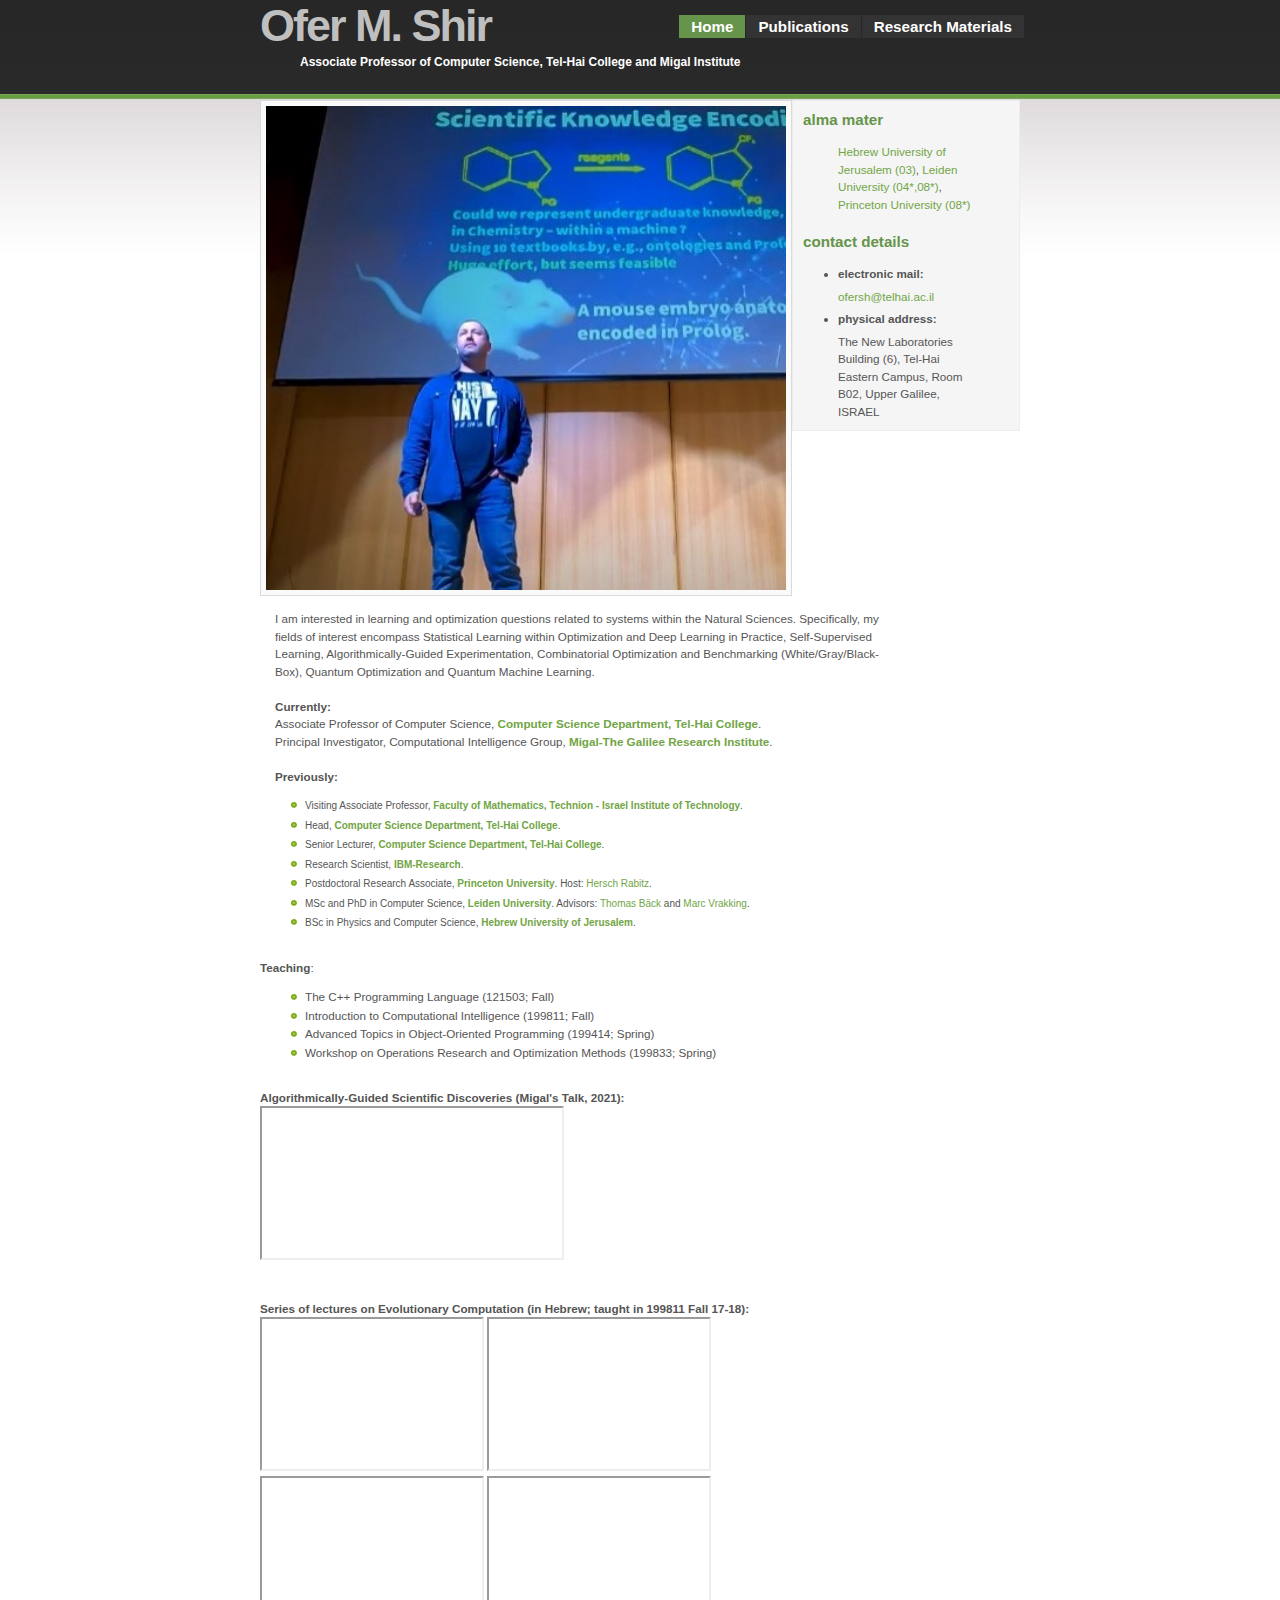
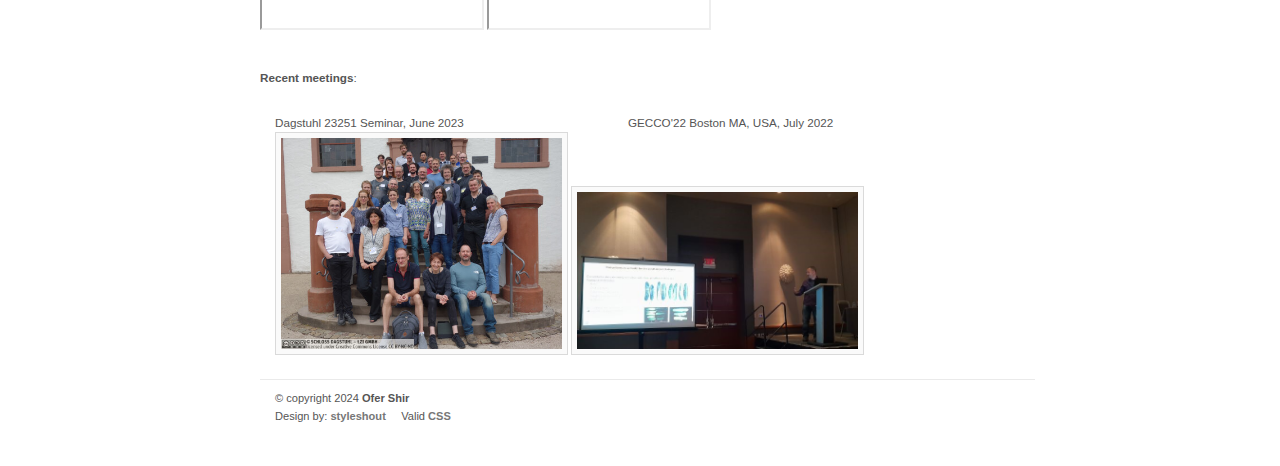
<file: index.html>
<!DOCTYPE html PUBLIC "-//W3C//DTD XHTML 1.0 Strict//EN" "http://www.w3.org/TR/xhtml1/DTD/xhtml1-strict.dtd">

<html xmlns="http://www.w3.org/1999/xhtml" xml:lang="en" lang="en">

<head>

<meta name="Description" content="Ofer Shir, Computer Science, Tel-Hai College" />
<meta name="Keywords" content="Computer Science, Optimization and Learning, Computational Intelligence" />
<meta http-equiv="Content-Type" content="text/html; charset=iso-8859-1" />
<meta name="Distribution" content="Global" />
<meta name="Robots" content="index,follow" />

<link rel="stylesheet" href="images/PixelGreen.css" type="text/css" />

<title>Prof. Ofer M. Shir</title>
	
</head>

<body>
<!-- wrap starts here -->
<div id="wrap">

	<div id="header"><div id="header-content">	
		
		<h1 id="logo"><a href="index.html" title=""><span class="gray">Ofer M. Shir</span></a></h1>	
		<h2 id="slogan">Associate Professor of Computer Science, Tel-Hai College and Migal Institute</h2>		
		
		<!-- Menu Tabs -->
		<ul>
			<li><a href="index.html" id="current">Home</a></li>
			<li><a href="publications.html">Publications</a></li>
			<!--li><a href="teaching.html">Teaching</a></li -->
            <li><a href="materials.html">Research Materials</a></li>
		</ul>		
			
	
	</div></div>
	
				
	<!-- content-wrap starts here -->
	<div id="content-wrap"><div id="content">		
	<!--div class="headerphoto"></div-->
		<img src="./images/header21.jpg" width=520px alt="Prof. Ofer M. Shir">
			
		<!--div style="clear:both;"></div-->
        <div id="sidebar" >
		    <div class="sidebox">  
            <h1> alma mater</h1>
		<ul>
                <a href="https://new.huji.ac.il/" target="_new">Hebrew University of Jerusalem (03)</a>,
		<a href="https://www.universiteitleiden.nl/en/" target="_new">Leiden University (04*,08*)</a>,
		<a href="https://www.princeton.edu/" target="_new">Princeton University (08*)</a>
		</ul>
            <h1> contact details</h1>
            <ul>					
                <li><label>electronic mail: </label><a href= "mailto:ofersh@telhai.ac.il">ofersh@telhai.ac.il </a></li>
                <li><label>physical address:</label> The New Laboratories Building (6), Tel-Hai Eastern Campus, Room B02, Upper Galilee,  ISRAEL</li>							
				</ul>	    
            </div>
							
		
	<!-- content-wrap ends here -->		
	</div>
		<div id="main">		
	                <p>I am interested in learning and optimization questions related to systems within the Natural Sciences. 
Specifically, my fields of interest encompass Statistical Learning within Optimization and Deep Learning in Practice, Self-Supervised Learning, Algorithmically-Guided Experimentation, Combinatorial Optimization and Benchmarking (White/Gray/Black-Box), Quantum Optimization and Quantum Machine Learning. <br><br>
            <b>Currently:</b> <br>
            Associate Professor of Computer Science, <strong><a href="https://english.telhai.ac.il/" target="_new">Computer Science Department, Tel-Hai College</a></strong>.<br>
            Principal Investigator, Computational Intelligence Group, <strong><a href="https://www.migal.org.il/en/computational-intelligence" target="_new">Migal-The Galilee Research Institute</a></strong>.
                        <br><br>
		<b> Previously: </b>
<ul>
		<li> <span style="font-family:'Arial','sans-serif'; font-size: 10px">Visiting Associate Professor, <strong><a href="https://math.technion.ac.il/" target="_new">Faculty of Mathematics, Technion - Israel Institute of Technology</a></strong>.</span> </li>
        <li> <span style="font-family:'Arial','sans-serif'; font-size: 10px">Head, <strong><a href="https://english.telhai.ac.il/" target="_new">Computer Science Department, Tel-Hai College</a></strong>.</span></li>
		<li> <span style="font-family:'Arial','sans-serif'; font-size: 10px">Senior Lecturer, <strong><a href="https://english.telhai.ac.il/" target="_new">Computer Science Department, Tel-Hai College</a></strong>.</span></li>
	<li> <span style="font-family:'Arial','sans-serif'; font-size: 10px">Research Scientist, <strong><a href="https://www.research.ibm.com/" target="_new">IBM-Research</a></strong>.</span></li>
        <li> <span style="font-family:'Arial','sans-serif'; font-size: 10px">Postdoctoral Research Associate, <strong><a href="https://www.princeton.edu/" target="_new">Princeton University</a></strong>. Host: <a href="https://www.princeton.edu/chemistry/rabitz/" target="_new">Hersch Rabitz</a>.</span></li>
        <li> <span style="font-family:'Arial','sans-serif'; font-size: 10px">MSc and PhD in Computer Science, <strong><a href="https://www.leiden.edu/" target="_new">Leiden University</a></strong>. Advisors: <a href="https://natcomp.liacs.nl/" target="_new">Thomas B&auml;ck</a> and <a href="https://staff.mbi-berlin.de/vrakking/" target="_new">Marc Vrakking</a>.</span></li>
        <li> <span style="font-family:'Arial','sans-serif'; font-size: 10px"> BSc in Physics and Computer Science, <strong><a href="https://new.huji.ac.il/" target="_new">Hebrew University of Jerusalem</a></strong>.</span></li>
      </ul> <br>
            <b>Teaching</b>:
            <ul>
              <!--li> <span style="font-family:'Arial','sans-serif'; ">Introduction to System Programming (121405; Fall)</span></li-->
              <li> The C++ Programming Language (121503; Fall)</li>
              <li> Introduction to Computational Intelligence (199811; Fall)</li>
	      <li> Advanced Topics in Object-Oriented Programming (199414; Spring)</li>
		  <li> Workshop on Operations Research and Optimization Methods (199833; Spring) </li>
      </ul><br>
	  <b> Algorithmically-Guided Scientific Discoveries (Migal's Talk, 2021):</b>
	  <br>
	<iframe src="https://www.youtube.com/embed/u3L87LVFhX4"></iframe>
	<br><br><br>
	<b> Series of lectures on Evolutionary Computation (in Hebrew; taught in 199811 Fall 17-18):</b><br>
	<iframe width="220" src="https://www.youtube.com/embed/fcwXTRtT8sM"></iframe>
	<iframe width="220" src="https://www.youtube.com/embed/ZfWsdoFwmNA"></iframe>
	<iframe width="220" src="https://www.youtube.com/embed/M3Q1eGgyER4"></iframe>
	<iframe width="220" src="https://www.youtube.com/embed/6XVFfg1QnH0"></iframe>
	<br><br><br>
	<b> Recent meetings</b>:
	<br><br>
	    <div id="content-wrap"><div id="content">
		<p> Dagstuhl 23251 Seminar, June 2023 &emsp; &emsp; &emsp; &emsp; &emsp; &emsp; &emsp; &emsp; &emsp;&emsp; &emsp; GECCO'22 Boston MA, USA, July 2022 <br>	
                <a href="./images/23251.jpg" target="_new"><img src="./images/23251.jpg" width=281px alt="Dagstuhl-23251"></a>
				<a href="./images/gecco2022.jpg" target="_new"><img src="./images/gecco2022.jpg" width=281px alt="GECCO-2022"></a>
				</p>
		<!--p> Dagstuhl 17191 Seminar, May 2017 &emsp; &emsp; &emsp; &emsp; &emsp; &emsp;&emsp; &emsp; FOGA, January 2017 <br> 
		<a href="./images/17191.jpg" target="_new"><img src="./images/17191_small.gif" width=226px alt="Dagstuhl-17191"></a>
                <a href="./images/groupFOGA2017.jpg" target="_new"><img src="./images/groupFOGA2017_small.gif" width=290px alt="FOGA-2017"></a>
                </p-->

		</div>
										
	<div style="clear:both;"></div>
	
        
					
		<!--/div-->
		<!-- content-wrap ends here -->		
	</div></div>
<!-- footer starts here -->	
<div id="footer"><div id="footer-content">
	
		<div class="col float-left">
		<p>
		&copy; copyright 2024 <strong>Ofer Shir</strong><br /> 
		Design by: <a href="index.html"><strong>styleshout</strong></a> &nbsp; &nbsp;
		Valid <a href="http://jigsaw.w3.org/css-validator/check/referer"><strong>CSS</strong></a>  
		</p>
		
		</div>
	
</div></div>
<!-- footer ends here -->
	
<!-- wrap ends here -->
</div>
<!-- Start of StatCounter Code for Default Guide -->
<script type="text/javascript">
var sc_project=9323590; 
var sc_invisible=1; 
var sc_security="3eaa9581"; 
var scJsHost = (("https:" == document.location.protocol) ?
"https://secure." : "http://www.");
document.write("<sc"+"ript type='text/javascript' src='" +
scJsHost+
"statcounter.com/counter/counter.js'></"+"script>");
</script>
<noscript><div class="statcounter"><a title="web analytics"
href="http://statcounter.com/" target="_blank"><img
class="statcounter"
src="http://c.statcounter.com/9323590/0/3eaa9581/1/"
alt="web analytics"></a></div></noscript>
<!-- End of StatCounter Code for Default Guide -->
</body>
</html>
</file>
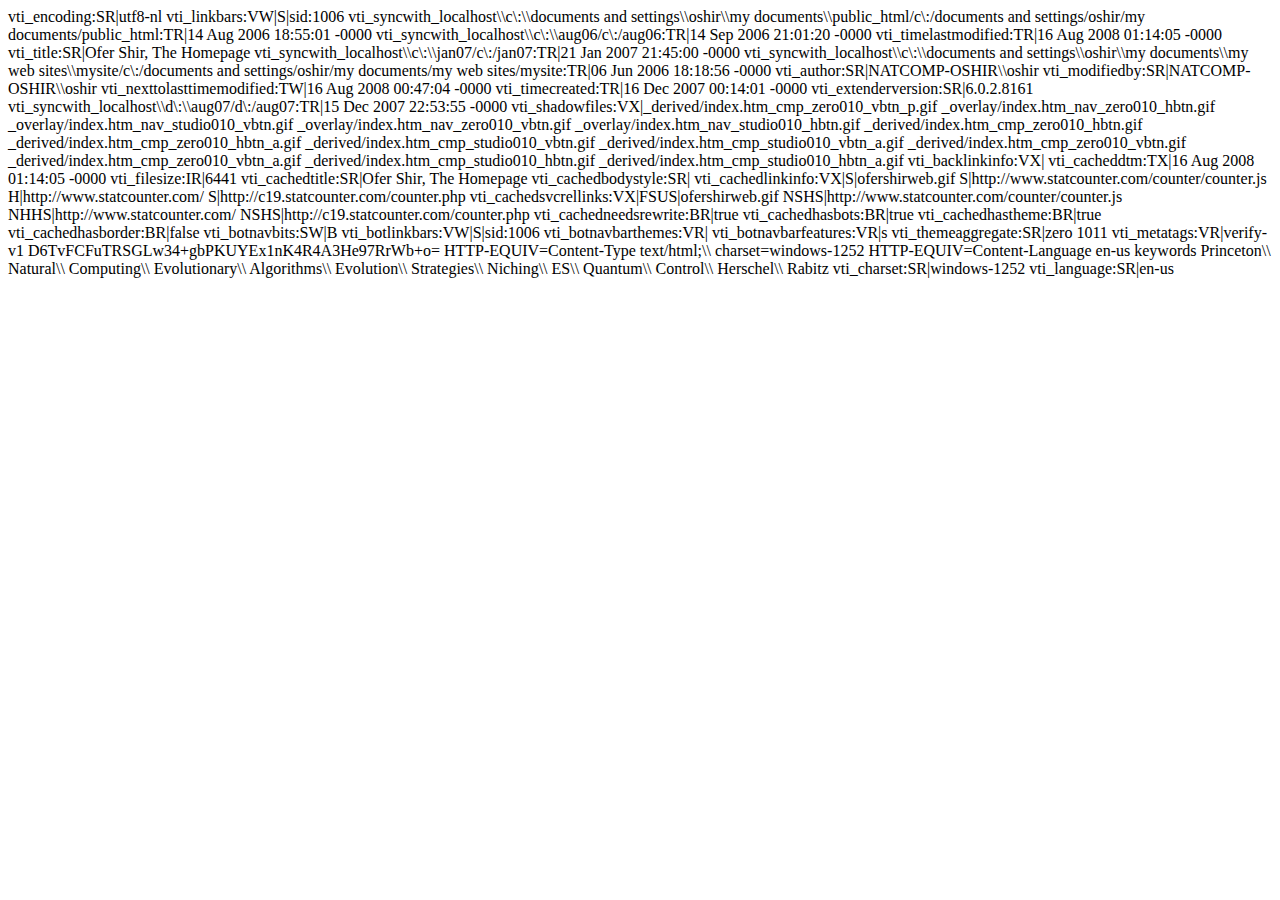
<file: _vti_cnf/index.htm>
vti_encoding:SR|utf8-nl
vti_linkbars:VW|S|sid:1006
vti_syncwith_localhost\\c\:\\documents and settings\\oshir\\my documents\\public_html/c\:/documents and settings/oshir/my documents/public_html:TR|14 Aug 2006 18:55:01 -0000
vti_syncwith_localhost\\c\:\\aug06/c\:/aug06:TR|14 Sep 2006 21:01:20 -0000
vti_timelastmodified:TR|16 Aug 2008 01:14:05 -0000
vti_title:SR|Ofer Shir, The Homepage
vti_syncwith_localhost\\c\:\\jan07/c\:/jan07:TR|21 Jan 2007 21:45:00 -0000
vti_syncwith_localhost\\c\:\\documents and settings\\oshir\\my documents\\my web sites\\mysite/c\:/documents and settings/oshir/my documents/my web sites/mysite:TR|06 Jun 2006 18:18:56 -0000
vti_author:SR|NATCOMP-OSHIR\\oshir
vti_modifiedby:SR|NATCOMP-OSHIR\\oshir
vti_nexttolasttimemodified:TW|16 Aug 2008 00:47:04 -0000
vti_timecreated:TR|16 Dec 2007 00:14:01 -0000
vti_extenderversion:SR|6.0.2.8161
vti_syncwith_localhost\\d\:\\aug07/d\:/aug07:TR|15 Dec 2007 22:53:55 -0000
vti_shadowfiles:VX|_derived/index.htm_cmp_zero010_vbtn_p.gif _overlay/index.htm_nav_zero010_hbtn.gif _overlay/index.htm_nav_studio010_vbtn.gif _overlay/index.htm_nav_zero010_vbtn.gif _overlay/index.htm_nav_studio010_hbtn.gif _derived/index.htm_cmp_zero010_hbtn.gif _derived/index.htm_cmp_zero010_hbtn_a.gif _derived/index.htm_cmp_studio010_vbtn.gif _derived/index.htm_cmp_studio010_vbtn_a.gif _derived/index.htm_cmp_zero010_vbtn.gif _derived/index.htm_cmp_zero010_vbtn_a.gif _derived/index.htm_cmp_studio010_hbtn.gif _derived/index.htm_cmp_studio010_hbtn_a.gif
vti_backlinkinfo:VX|
vti_cacheddtm:TX|16 Aug 2008 01:14:05 -0000
vti_filesize:IR|6441
vti_cachedtitle:SR|Ofer Shir, The Homepage
vti_cachedbodystyle:SR|<body>
vti_cachedlinkinfo:VX|S|ofershirweb.gif S|http://www.statcounter.com/counter/counter.js H|http://www.statcounter.com/ S|http://c19.statcounter.com/counter.php
vti_cachedsvcrellinks:VX|FSUS|ofershirweb.gif NSHS|http://www.statcounter.com/counter/counter.js NHHS|http://www.statcounter.com/ NSHS|http://c19.statcounter.com/counter.php
vti_cachedneedsrewrite:BR|true
vti_cachedhasbots:BR|true
vti_cachedhastheme:BR|true
vti_cachedhasborder:BR|false
vti_botnavbits:SW|B
vti_botlinkbars:VW|S|sid:1006
vti_botnavbarthemes:VR|
vti_botnavbarfeatures:VR|s
vti_themeaggregate:SR|zero 1011
vti_metatags:VR|verify-v1 D6TvFCFuTRSGLw34+gbPKUYEx1nK4R4A3He97RrWb+o= HTTP-EQUIV=Content-Type text/html;\\ charset=windows-1252 HTTP-EQUIV=Content-Language en-us keywords Princeton\\ Natural\\ Computing\\ Evolutionary\\ Algorithms\\ Evolution\\ Strategies\\ Niching\\ ES\\ Quantum\\ Control\\ Herschel\\ Rabitz
vti_charset:SR|windows-1252
vti_language:SR|en-us
</file>
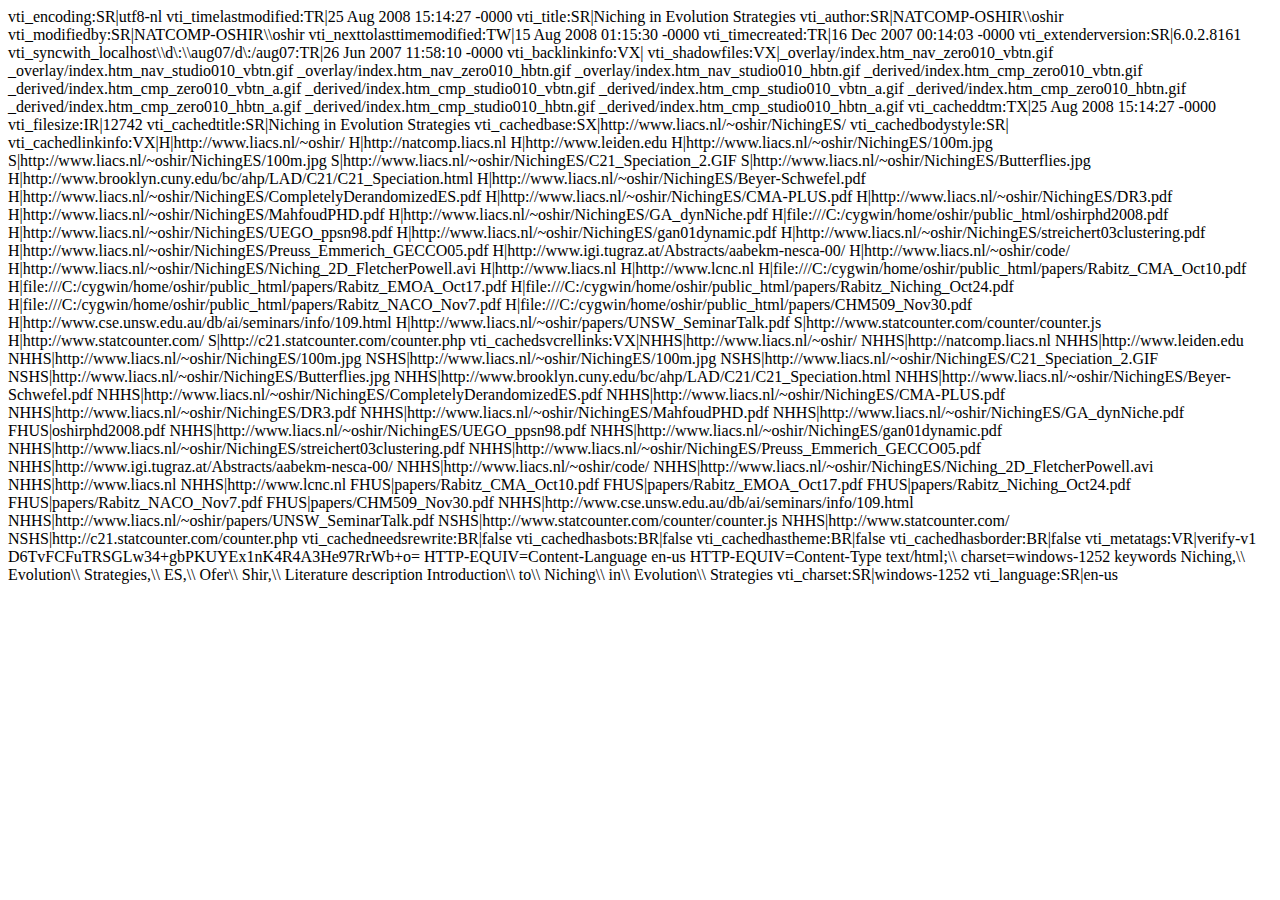
<file: NichingES/_vti_cnf/index.htm>
vti_encoding:SR|utf8-nl
vti_timelastmodified:TR|25 Aug 2008 15:14:27 -0000
vti_title:SR|Niching in Evolution Strategies
vti_author:SR|NATCOMP-OSHIR\\oshir
vti_modifiedby:SR|NATCOMP-OSHIR\\oshir
vti_nexttolasttimemodified:TW|15 Aug 2008 01:15:30 -0000
vti_timecreated:TR|16 Dec 2007 00:14:03 -0000
vti_extenderversion:SR|6.0.2.8161
vti_syncwith_localhost\\d\:\\aug07/d\:/aug07:TR|26 Jun 2007 11:58:10 -0000
vti_backlinkinfo:VX|
vti_shadowfiles:VX|_overlay/index.htm_nav_zero010_vbtn.gif _overlay/index.htm_nav_studio010_vbtn.gif _overlay/index.htm_nav_zero010_hbtn.gif _overlay/index.htm_nav_studio010_hbtn.gif _derived/index.htm_cmp_zero010_vbtn.gif _derived/index.htm_cmp_zero010_vbtn_a.gif _derived/index.htm_cmp_studio010_vbtn.gif _derived/index.htm_cmp_studio010_vbtn_a.gif _derived/index.htm_cmp_zero010_hbtn.gif _derived/index.htm_cmp_zero010_hbtn_a.gif _derived/index.htm_cmp_studio010_hbtn.gif _derived/index.htm_cmp_studio010_hbtn_a.gif
vti_cacheddtm:TX|25 Aug 2008 15:14:27 -0000
vti_filesize:IR|12742
vti_cachedtitle:SR|Niching in Evolution Strategies
vti_cachedbase:SX|http://www.liacs.nl/~oshir/NichingES/
vti_cachedbodystyle:SR|<body>
vti_cachedlinkinfo:VX|H|http://www.liacs.nl/~oshir/ H|http://natcomp.liacs.nl H|http://www.leiden.edu H|http://www.liacs.nl/~oshir/NichingES/100m.jpg S|http://www.liacs.nl/~oshir/NichingES/100m.jpg S|http://www.liacs.nl/~oshir/NichingES/C21_Speciation_2.GIF S|http://www.liacs.nl/~oshir/NichingES/Butterflies.jpg H|http://www.brooklyn.cuny.edu/bc/ahp/LAD/C21/C21_Speciation.html H|http://www.liacs.nl/~oshir/NichingES/Beyer-Schwefel.pdf H|http://www.liacs.nl/~oshir/NichingES/CompletelyDerandomizedES.pdf H|http://www.liacs.nl/~oshir/NichingES/CMA-PLUS.pdf H|http://www.liacs.nl/~oshir/NichingES/DR3.pdf H|http://www.liacs.nl/~oshir/NichingES/MahfoudPHD.pdf H|http://www.liacs.nl/~oshir/NichingES/GA_dynNiche.pdf H|file:///C:/cygwin/home/oshir/public_html/oshirphd2008.pdf H|http://www.liacs.nl/~oshir/NichingES/UEGO_ppsn98.pdf H|http://www.liacs.nl/~oshir/NichingES/gan01dynamic.pdf H|http://www.liacs.nl/~oshir/NichingES/streichert03clustering.pdf H|http://www.liacs.nl/~oshir/NichingES/Preuss_Emmerich_GECCO05.pdf H|http://www.igi.tugraz.at/Abstracts/aabekm-nesca-00/ H|http://www.liacs.nl/~oshir/code/ H|http://www.liacs.nl/~oshir/NichingES/Niching_2D_FletcherPowell.avi H|http://www.liacs.nl H|http://www.lcnc.nl H|file:///C:/cygwin/home/oshir/public_html/papers/Rabitz_CMA_Oct10.pdf H|file:///C:/cygwin/home/oshir/public_html/papers/Rabitz_EMOA_Oct17.pdf H|file:///C:/cygwin/home/oshir/public_html/papers/Rabitz_Niching_Oct24.pdf H|file:///C:/cygwin/home/oshir/public_html/papers/Rabitz_NACO_Nov7.pdf H|file:///C:/cygwin/home/oshir/public_html/papers/CHM509_Nov30.pdf H|http://www.cse.unsw.edu.au/db/ai/seminars/info/109.html H|http://www.liacs.nl/~oshir/papers/UNSW_SeminarTalk.pdf S|http://www.statcounter.com/counter/counter.js H|http://www.statcounter.com/ S|http://c21.statcounter.com/counter.php
vti_cachedsvcrellinks:VX|NHHS|http://www.liacs.nl/~oshir/ NHHS|http://natcomp.liacs.nl NHHS|http://www.leiden.edu NHHS|http://www.liacs.nl/~oshir/NichingES/100m.jpg NSHS|http://www.liacs.nl/~oshir/NichingES/100m.jpg NSHS|http://www.liacs.nl/~oshir/NichingES/C21_Speciation_2.GIF NSHS|http://www.liacs.nl/~oshir/NichingES/Butterflies.jpg NHHS|http://www.brooklyn.cuny.edu/bc/ahp/LAD/C21/C21_Speciation.html NHHS|http://www.liacs.nl/~oshir/NichingES/Beyer-Schwefel.pdf NHHS|http://www.liacs.nl/~oshir/NichingES/CompletelyDerandomizedES.pdf NHHS|http://www.liacs.nl/~oshir/NichingES/CMA-PLUS.pdf NHHS|http://www.liacs.nl/~oshir/NichingES/DR3.pdf NHHS|http://www.liacs.nl/~oshir/NichingES/MahfoudPHD.pdf NHHS|http://www.liacs.nl/~oshir/NichingES/GA_dynNiche.pdf FHUS|oshirphd2008.pdf NHHS|http://www.liacs.nl/~oshir/NichingES/UEGO_ppsn98.pdf NHHS|http://www.liacs.nl/~oshir/NichingES/gan01dynamic.pdf NHHS|http://www.liacs.nl/~oshir/NichingES/streichert03clustering.pdf NHHS|http://www.liacs.nl/~oshir/NichingES/Preuss_Emmerich_GECCO05.pdf NHHS|http://www.igi.tugraz.at/Abstracts/aabekm-nesca-00/ NHHS|http://www.liacs.nl/~oshir/code/ NHHS|http://www.liacs.nl/~oshir/NichingES/Niching_2D_FletcherPowell.avi NHHS|http://www.liacs.nl NHHS|http://www.lcnc.nl FHUS|papers/Rabitz_CMA_Oct10.pdf FHUS|papers/Rabitz_EMOA_Oct17.pdf FHUS|papers/Rabitz_Niching_Oct24.pdf FHUS|papers/Rabitz_NACO_Nov7.pdf FHUS|papers/CHM509_Nov30.pdf NHHS|http://www.cse.unsw.edu.au/db/ai/seminars/info/109.html NHHS|http://www.liacs.nl/~oshir/papers/UNSW_SeminarTalk.pdf NSHS|http://www.statcounter.com/counter/counter.js NHHS|http://www.statcounter.com/ NSHS|http://c21.statcounter.com/counter.php
vti_cachedneedsrewrite:BR|false
vti_cachedhasbots:BR|false
vti_cachedhastheme:BR|false
vti_cachedhasborder:BR|false
vti_metatags:VR|verify-v1 D6TvFCFuTRSGLw34+gbPKUYEx1nK4R4A3He97RrWb+o= HTTP-EQUIV=Content-Language en-us HTTP-EQUIV=Content-Type text/html;\\ charset=windows-1252 keywords Niching,\\ Evolution\\ Strategies,\\ ES,\\ Ofer\\ Shir,\\ Literature description Introduction\\ to\\ Niching\\ in\\ Evolution\\ Strategies
vti_charset:SR|windows-1252
vti_language:SR|en-us
</file>
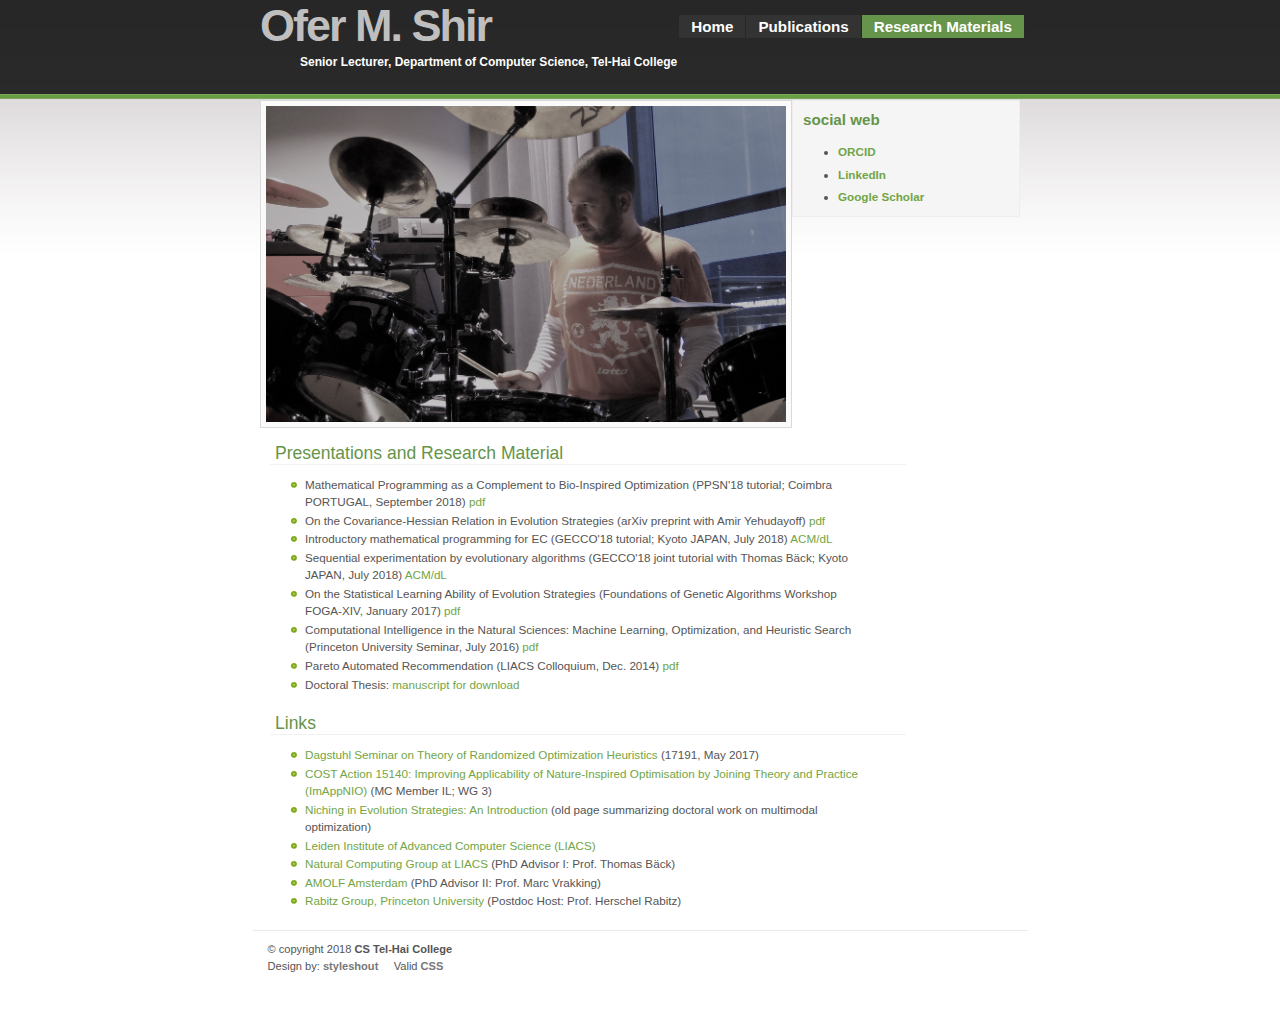
<file: materials.html>
<!DOCTYPE html PUBLIC "-//W3C//DTD XHTML 1.0 Strict//EN" "http://www.w3.org/TR/xhtml1/DTD/xhtml1-strict.dtd">

    <html xmlns="http://www.w3.org/1999/xhtml" xml:lang="en" lang="en">

    <head>

<meta name="Description" content="Ofer Shir, Computer Science, Tel-Hai College" />
<meta name="Keywords" content="Computer Science, Natural Computing, Computational Intelligence" />
<meta http-equiv="Content-Type" content="text/html; charset=iso-8859-1" />
<meta name="Distribution" content="Global" />
<meta name="Robots" content="index,follow" />

<link rel="stylesheet" href="images/PixelGreen.css" type="text/css" />

<title>Research Materials, Dr. Ofer M. Shir</title>
	
</head>


    <body>
    <!-- wrap starts here -->
    <div id="wrap">

        <div id="header"><div id="header-content">	

            		<h1 id="logo"><a href="index.html" title=""><span class="gray">Ofer M. Shir </a></h1>	
		<h2 id="slogan">Senior Lecturer, Department of Computer Science, Tel-Hai College</h2>		
		
		<!-- Menu Tabs -->
		<ul>
			<li><a href="index.html">Home</a></li>
			<li><a href="publications.html">Publications</a></li>
			<!--li><a href="teaching.html">Teaching</a></li -->
            <li><a href="materials.html" id="current">Research Materials</a></li>
		</ul>		


        </div></div>

        <!--div class="headerphoto"></div -->

        <!-- content-wrap starts here -->
        <div id="content-wrap"><div id="content">		
<img src="./images/IMG_3364.png" width=520px alt="Dr. Ofer M. Shir">
		<div id="sidebar" >
		    <div class="sidebox">  
            <h1> social web</h1>
            <ul>					
				<li><label> <a href= "http://orcid.org/0000-0002-8257-5160" target="_new">ORCID </a></label></li>
                <li><label> <a href= "https://il.linkedin.com/in/ofer-shir-phd-2ba2a91" target="_new">LinkedIn </a></label></li>
                <li><label> <a href= "https://scholar.google.co.il/citations?user=ZGlwR1EAAAAJ&hl=en" target="_new">Google Scholar </a></label></li>							
				</ul>	    
            </div>
							
		
	<!-- content-wrap ends here -->		
	</div>
            <div id="main">	
               
                    <h1>Presentations and Research Material</h1>
        <ul>
	<li> Mathematical Programming as a Complement to Bio-Inspired Optimization (PPSN'18 tutorial; Coimbra PORTUGAL, September 2018) <a href="IntroMathProg4EC_ppsn2018_ShirOM.pdf" target="_new">pdf</a></li>
	<li> On the Covariance-Hessian Relation in Evolution Strategies (arXiv preprint with Amir Yehudayoff) <a href="https://arxiv.org/abs/1806.03674" target="_new">pdf</a></li>
	<li> Introductory mathematical programming for EC (GECCO'18 tutorial; Kyoto JAPAN, July 2018) <a href="https://dl.acm.org/citation.cfm?id=3207871" target="_new">ACM/dL</a> </li>
	<li> Sequential experimentation by evolutionary algorithms (GECCO'18 joint tutorial with Thomas B&auml;ck; Kyoto JAPAN, July 2018) <a href="https://dl.acm.org/citation.cfm?id=3207885" target="_new">ACM/dL</a></li>  
	<li> On the Statistical Learning Ability of Evolution Strategies (Foundations of Genetic Algorithms Workshop FOGA-XIV, January 2017) <a href="Shir-Yehudayoff_FOGA2017copenhagen15012017.pdf" target="_new">pdf</a></li>
      <li> Computational Intelligence in the Natural Sciences: Machine Learning, Optimization, and Heuristic Search (Princeton University Seminar, July 2016) <a href="Shir_PrincetonColloquium-July2016.pdf" target="_new">pdf</a></li>
	  <li> Pareto Automated Recommendation (LIACS Colloquium, Dec. 2014) <a href="MORecommendation.pdf" target="_new">pdf</a></li>
	 <li> Doctoral Thesis: <a href="OferMichaelShir_PhDmanuscript.pdf" target="_new">manuscript for download</a></li>
     </ul>
            <h1>Links</h1>
                <ul>
		<li> <a href="http://www.dagstuhl.de/17191" target="_new">Dagstuhl Seminar on Theory of Randomized Optimization Heuristics</a> (17191, May 2017)</li>
		<li> <a href="http://imappnio.dcs.aber.ac.uk/" target="_new">COST Action 15140: Improving Applicability of Nature-Inspired Optimisation by Joining Theory and Practice (ImAppNIO)</a> (MC Member IL; WG 3)</li>
		<li> <a href="./NichingES/" target="_new">Niching in Evolution Strategies: An Introduction</a> (old page summarizing doctoral work on multimodal optimization)</li>
			  <li> <a href="http://www.liacs.nl/" target="_new"> Leiden Institute of Advanced Computer Science (LIACS)</a></li>
              <li> <a href="https://www.universiteitleiden.nl/en/staffmembers/thomas-back" target="_new">Natural Computing Group at LIACS</a> (PhD Advisor I: Prof. Thomas B&auml;ck)</li>
			  <li> <a href="http://www.amolf.nl/" target="_new">AMOLF Amsterdam</a> (PhD Advisor II: Prof. Marc Vrakking)</li>
              <li> <a href="https://www.princeton.edu/chemistry/rabitz/" target="_new">Rabitz Group, Princeton University</a> (Postdoc Host: Prof. Herschel Rabitz)</li>
      </ul>
		  
                  		</div>
                </div>					
		</div>
        <!-- content-wrap ends here -->		
       
	   
        
        <div style="clear:both;"></div>	
    <!-- footer starts here -->	
    <div id="footer"><div id="footer-content">


            <div class="col float-left">
            <p>
            &copy; copyright 2018 <strong>CS Tel-Hai College</strong><br /> 
            Design by: <a href="index.html"><strong>styleshout</strong></a> &nbsp; &nbsp;
            Valid <a href="http://jigsaw.w3.org/css-validator/check/referer"><strong>CSS</strong></a>  
            </p>

            </div>

    </div></div>
    <!-- footer ends here -->

    <!-- wrap ends here -->
    </div>
<!-- Start of StatCounter Code for Default Guide -->
<script type="text/javascript">
var sc_project=11230371; 
var sc_invisible=1; 
var sc_security="1764aec0"; 
var scJsHost = (("https:" == document.location.protocol) ?
"https://secure." : "http://www.");
document.write("<sc"+"ript type='text/javascript' src='" +
scJsHost+
"statcounter.com/counter/counter.js'></"+"script>");
</script>
<noscript><div class="statcounter"><a title="web statistics"
href="http://statcounter.com/" target="_blank"><img
class="statcounter"
src="//c.statcounter.com/11230371/0/1764aec0/1/" alt="web
statistics"></a></div></noscript>
<!-- End of StatCounter Code for Default Guide -->
    </body>
    </html>
</file>
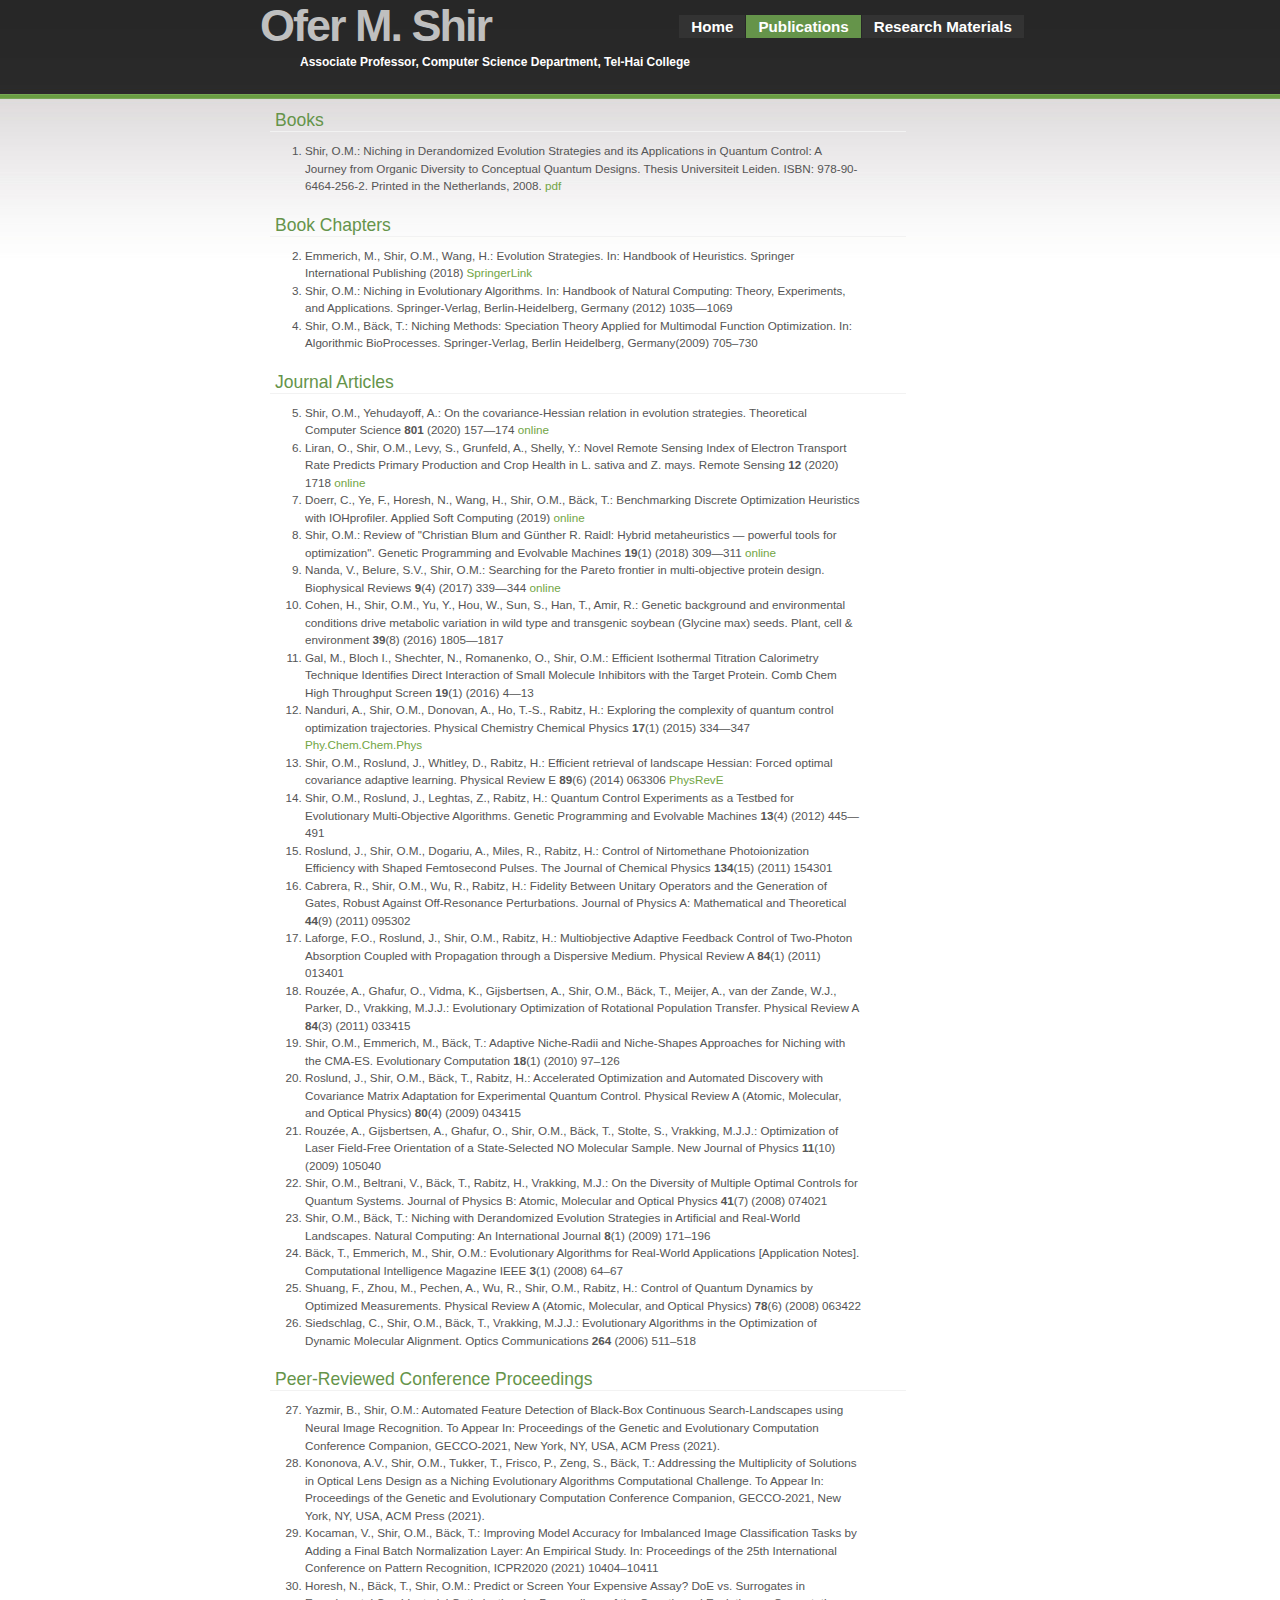
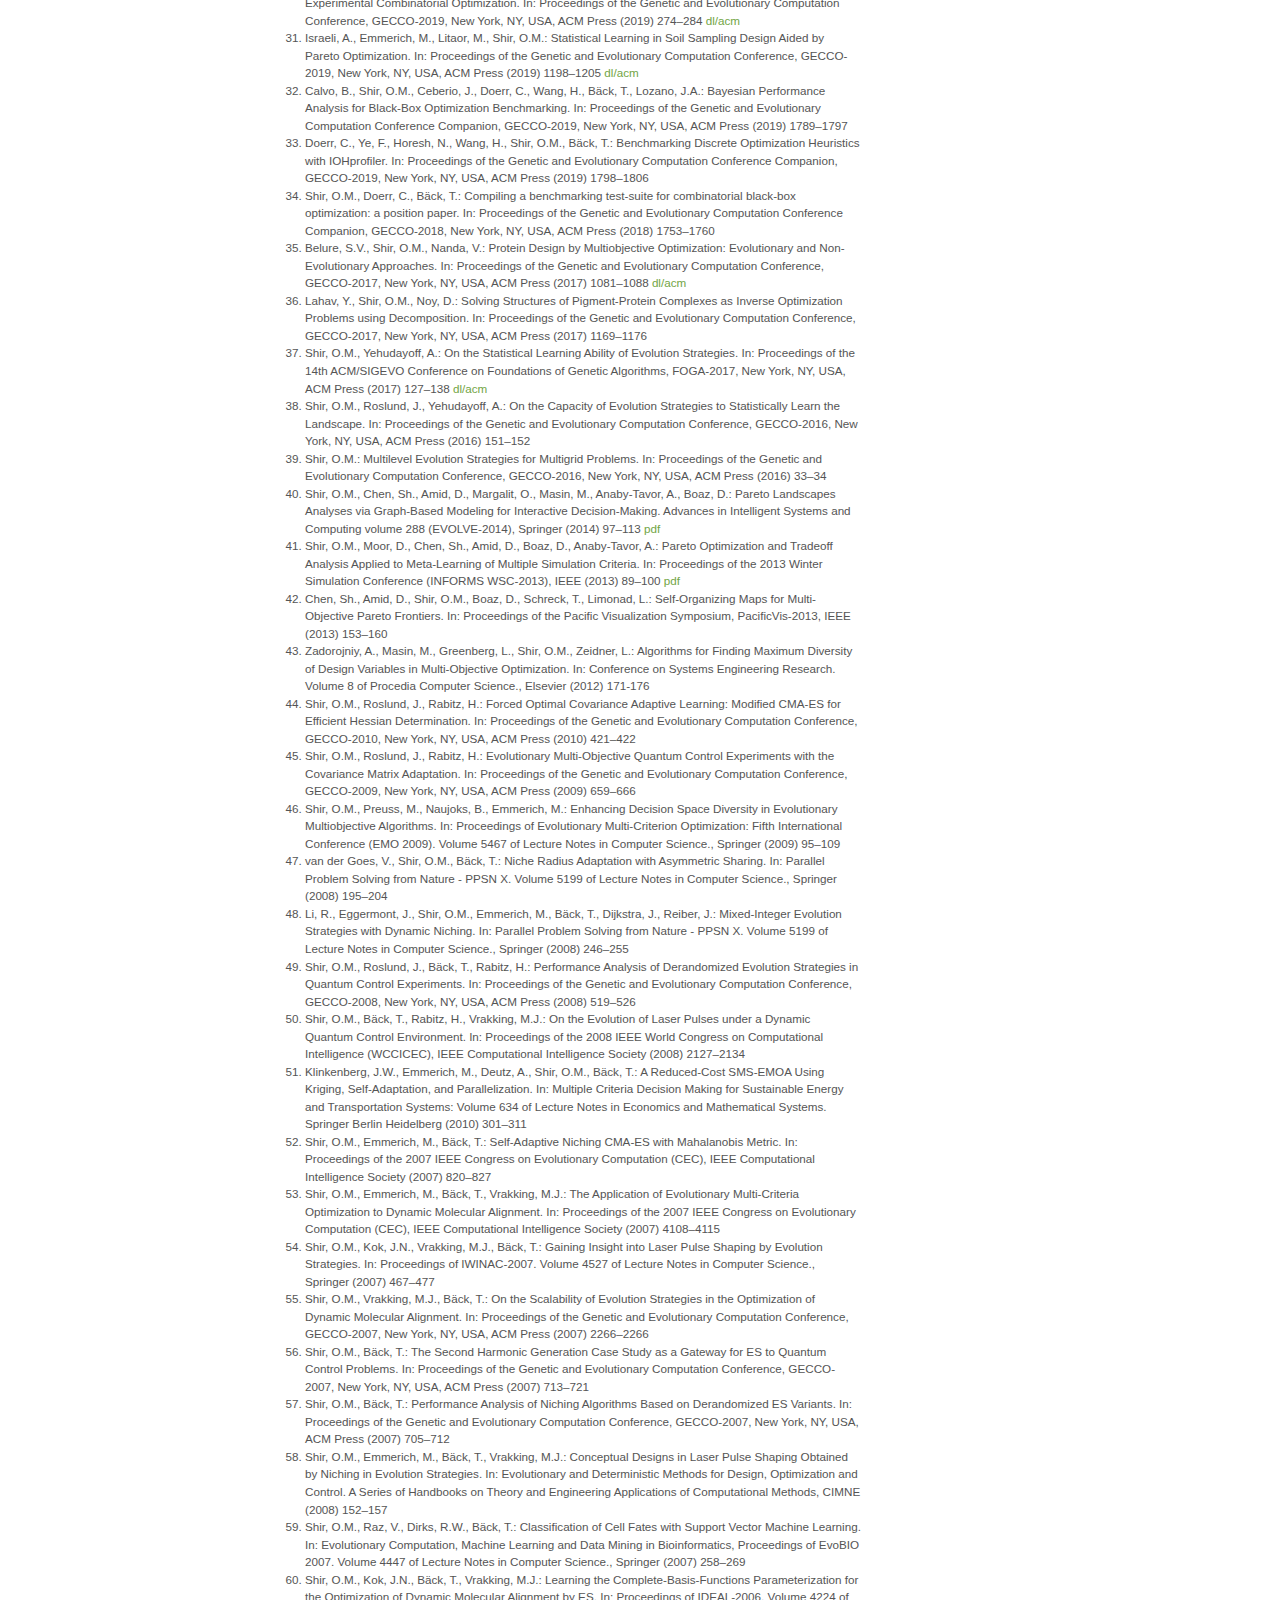
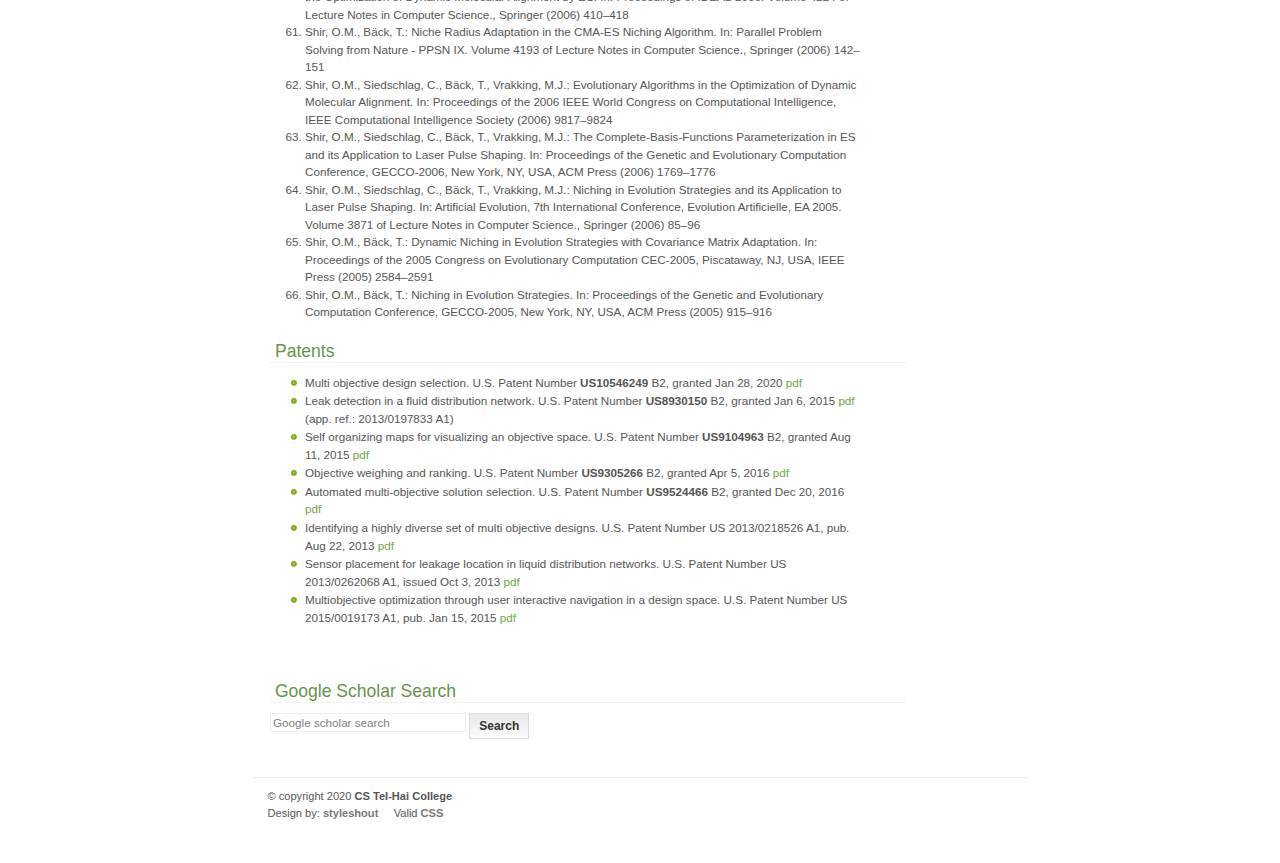
<file: publications.html>
<!DOCTYPE html PUBLIC "-//W3C//DTD XHTML 1.0 Strict//EN" "http://www.w3.org/TR/xhtml1/DTD/xhtml1-strict.dtd">

    <html xmlns="http://www.w3.org/1999/xhtml" xml:lang="en" lang="en">

    <head>

<meta name="Description" content="Ofer Shir, Computer Science, Tel-Hai College" />
<meta name="Keywords" content="Computer Science, Natural Computing, Computational Intelligence" />
<meta http-equiv="Content-Type" content="text/html; charset=iso-8859-1" />
<meta name="Distribution" content="Global" />
<meta name="Robots" content="index,follow" />

<link rel="stylesheet" href="images/PixelGreen.css" type="text/css" />

<title>Publications of Prof. Ofer M. Shir</title>
	
</head>

    <body>
    <!-- wrap starts here -->
    <div id="wrap">

        <div id="header"><div id="header-content">	

            		<h1 id="logo"><a href="index.html" title=""><span class="gray">Ofer M. Shir </a></h1>	
		<h2 id="slogan">Associate Professor, Computer Science Department, Tel-Hai College</h2>		
		
		<!-- Menu Tabs -->
		<ul>
			<li><a href="index.html">Home</a></li>
			<li><a href="publications.html" id="current">Publications</a></li>
			<!--li><a href="teaching.html">Teaching</a></li -->
            <li><a href="materials.html">Research Materials</a></li>
		</ul>		


        </div></div>

        <!--div class="headerphoto"></div -->

        <!-- content-wrap starts here -->
        <div id="content-wrap"><div id="content">		

            <div id="main">	
               
                    <h1>Books</h1>
                     <ol start="1" type="1">
              <li>Shir, O.M.:       Niching in Derandomized Evolution Strategies and its Applications in Quantum Control: A Journey from Organic Diversity to Conceptual Quantum Designs. Thesis Universiteit Leiden. ISBN: 978-90-6464-256-2. Printed in       the Netherlands, 2008. <a href="OferMichaelShir_PhDmanuscript.pdf" target="_blank">pdf</a></li>
            </ol>
                <h1>Book Chapters</h1>
                	<ol start="2" type="1">
    	      <li> Emmerich, M., Shir, O.M., Wang, H.: Evolution Strategies. In: Handbook of Heuristics. Springer International Publishing (2018) <a href="https://link.springer.com/referenceworkentry/10.1007/978-3-319-07153-4_13-1" target="_new">SpringerLink</a></li>
              <li>Shir, O.M.: Niching in Evolutionary Algorithms. In: Handbook of Natural Computing: Theory, Experiments, and Applications. Springer-Verlag, Berlin-Heidelberg, Germany (2012) 1035&mdash;1069   </li>
              <li>Shir, O.M., B&auml;ck, T.: Niching Methods: Speciation Theory Applied for Multimodal Function Optimization. In: Algorithmic BioProcesses. Springer-Verlag, Berlin Heidelberg, Germany(2009) 705&ndash;730  </li>
            </ol>
                <h1>Journal Articles</h1>
				<ol start="5" type="1">
<li>Shir, O.M., Yehudayoff, A.: On the covariance-Hessian relation in evolution strategies. Theoretical Computer Science <strong> 801</strong> (2020) 157&mdash;174 <a href="https://doi.org/10.1016/j.tcs.2019.09.002" target="_new">online</a></li>
<li>Liran, O., Shir, O.M., Levy, S., Grunfeld, A., Shelly, Y.: Novel Remote Sensing Index of Electron Transport Rate Predicts Primary Production and Crop Health in L. sativa and Z. mays. Remote Sensing <strong> 12 </strong> (2020) 1718 <a href="https://www.mdpi.com/2072-4292/12/11/1718" target="_new">online</a></li>
<li> Doerr, C., Ye, F., Horesh, N., Wang, H., Shir, O.M., B&auml;ck, T.: Benchmarking Discrete Optimization Heuristics with IOHprofiler. Applied Soft Computing (2019) <a href="https://doi.org/10.1016/j.asoc.2019.106027" target="_new">online</a></li>
<li>Shir, O.M.: Review of "Christian Blum and G&uuml;nther R. Raidl: Hybrid metaheuristics &mdash; powerful tools for optimization". Genetic Programming and Evolvable Machines <strong>19</strong>(1) (2018) 309&mdash;311 <a href="https://doi.org/10.1007/s10710-017-9316-x" target="_new">online</a></li>
<li>Nanda, V., Belure, S.V., Shir, O.M.: Searching for the Pareto frontier in multi-objective protein design. Biophysical Reviews <strong>9</strong>(4) (2017) 339&mdash;344  <a href="https://doi.org/10.1007/s12551-017-0288-0" target="_new">online</a></li>
<li>Cohen, H., Shir, O.M., Yu, Y., Hou, W., Sun, S., Han, T., Amir, R.: Genetic background and environmental conditions drive metabolic variation in wild type and transgenic soybean (Glycine max) seeds. Plant, cell &amp; environment <strong>39</strong>(8) (2016) 1805&mdash;1817  </li>
	<li>Gal, M., Bloch I., Shechter, N., Romanenko, O., Shir, O.M.: Efficient Isothermal Titration Calorimetry Technique Identifies Direct Interaction of Small Molecule Inhibitors with the Target Protein. 
Comb Chem High Throughput Screen <strong>19</strong>(1) (2016) 4&mdash;13   </li>
	<li>Nanduri, A., Shir, O.M., Donovan, A., Ho, T.-S., Rabitz, H.: Exploring the complexity of quantum control optimization trajectories. Physical Chemistry Chemical Physics <strong>17</strong>(1) (2015) 334&mdash;347  <a href="https://pubs.rsc.org/en/content/articlehtml/2015/cp/c4cp03853c" target="_new">Phy.Chem.Chem.Phys</a> </li>
              <li>Shir, O.M., Roslund, J., Whitley, D., Rabitz, H.: Efficient retrieval of landscape Hessian: Forced optimal covariance adaptive learning. Physical Review E <strong>89</strong>(6) (2014) 063306 <a href="https://journals.aps.org/pre/abstract/10.1103/PhysRevE.89.063306" target="_new">PhysRevE</a>  </li>
              <li>Shir, O.M., Roslund, J., Leghtas, Z., Rabitz, H.: Quantum Control Experiments as a Testbed for Evolutionary Multi-Objective Algorithms. Genetic Programming and Evolvable Machines <strong>13</strong>(4) (2012) 445&mdash;491   </li>
              <li>Roslund, J., Shir, O.M., Dogariu, A., Miles, R., Rabitz, H.: Control of Nirtomethane       Photoionization Efficiency with Shaped Femtosecond Pulses. The Journal of       Chemical Physics <strong>134</strong>(15) (2011) 154301  </li>
              <li>Cabrera, R.,       Shir, O.M., Wu, R., Rabitz, H.: Fidelity Between Unitary Operators and the Generation of Gates, Robust Against Off-Resonance Perturbations. Journal of       Physics A: Mathematical and Theoretical <strong>44</strong>(9) (2011) 095302  </li>
<li>Laforge, F.O., Roslund, J., Shir, O.M., Rabitz, H.: Multiobjective Adaptive Feedback Control of Two-Photon Absorption Coupled with Propagation through a Dispersive Medium. Physical Review A <strong>84</strong>(1) (2011) 013401  </li>
              <li>Rouz&eacute;e, A.,       Ghafur, O., Vidma, K., Gijsbertsen, A., Shir, O.M., B&auml;ck, T., Meijer, A.,       van der Zande, W.J., Parker, D., Vrakking, M.J.J.: Evolutionary       Optimization of Rotational Population Transfer. Physical Review A <strong>84</strong>(3) (2011) 033415  </li>
              <li>Shir, O.M.,       Emmerich, M., B&auml;ck, T.: Adaptive Niche-Radii and Niche-Shapes Approaches       for Niching with the CMA-ES. Evolutionary Computation <strong>18</strong>(1) (2010)       97&ndash;126  </li>
              <li>Roslund, J.,       Shir, O.M., B&auml;ck, T., Rabitz, H.: Accelerated Optimization and Automated       Discovery with Covariance Matrix Adaptation for Experimental Quantum       Control. Physical Review A (Atomic, Molecular, and Optical Physics) <strong>80</strong>(4)       (2009) 043415  </li>
   	      <li>Rouz&eacute;e, A., Gijsbertsen, A., Ghafur, O., Shir, O.M., B&auml;ck, T., Stolte, S., Vrakking, M.J.J.: Optimization of Laser Field-Free Orientation of a State-Selected NO Molecular Sample. New Journal of Physics <strong>11</strong>(10) (2009) 105040  </li>
              <li>Shir, O.M.,       Beltrani, V., B&auml;ck, T., Rabitz, H., Vrakking, M.J.: On the Diversity of       Multiple Optimal Controls for Quantum Systems. Journal of Physics B:       Atomic, Molecular and Optical Physics <strong>41</strong>(7) (2008) 074021  </li>
              <li>Shir, O.M.,       B&auml;ck, T.: Niching with Derandomized Evolution Strategies in Artificial and       Real-World Landscapes. Natural Computing: An International Journal <strong>8</strong>(1)       (2009) 171&ndash;196  </li>
<li>B&auml;ck, T., Emmerich, M., Shir, O.M.: Evolutionary Algorithms for Real-World Applications [Application Notes]. Computational Intelligence Magazine IEEE <strong>3</strong>(1)       (2008) 64&ndash;67  </li>              
<li>Shuang, F., Zhou, M., Pechen, A., Wu, R., Shir, O.M., Rabitz, H.: Control of Quantum       Dynamics by Optimized Measurements. Physical Review A (Atomic, Molecular,       and Optical Physics) <strong>78</strong>(6) (2008) 063422  </li>
              <li>Siedschlag, C., Shir, O.M., B&auml;ck, T., Vrakking, M.J.J.: Evolutionary Algorithms in the Optimization of Dynamic Molecular Alignment. Optics Communications <strong>264</strong> (2006) 511&ndash;518  </li>
            </ol>
				<h1>Peer-Reviewed Conference Proceedings</h1>
                <ol start="27" type="1">
<li> Yazmir, B., Shir, O.M.: Automated Feature Detection of Black-Box Continuous Search-Landscapes using Neural Image Recognition. To Appear In: Proceedings of the Genetic and Evolutionary Computation Conference Companion, GECCO-2021, New York, NY, USA, ACM Press (2021).  </li>
<li> Kononova, A.V., Shir, O.M., Tukker, T., Frisco, P., Zeng, S., B&auml;ck, T.: Addressing the Multiplicity of Solutions in Optical Lens Design as a Niching Evolutionary Algorithms Computational Challenge. To Appear In: Proceedings of the Genetic and Evolutionary Computation Conference Companion, GECCO-2021, New York, NY, USA, ACM Press (2021).  </li>
<li> Kocaman, V., Shir, O.M., B&auml;ck, T.: Improving Model Accuracy for Imbalanced Image Classification Tasks by Adding a Final Batch Normalization Layer: An Empirical Study. In: Proceedings of the 25th International Conference on Pattern Recognition, ICPR2020 (2021) 10404&ndash;10411 </li>
<li> Horesh, N., B&auml;ck, T., Shir, O.M.: Predict or Screen Your Expensive Assay? DoE vs. Surrogates in Experimental Combinatorial Optimization. In: Proceedings of the Genetic and Evolutionary Computation Conference, GECCO-2019, New York, NY, USA, ACM Press (2019) 274&ndash;284  <a href="https://dl.acm.org/citation.cfm?id=3321801" target="_new">dl/acm</a> </li>
<li> Israeli, A., Emmerich, M., Litaor, M., Shir, O.M.: Statistical Learning in Soil Sampling Design Aided by Pareto Optimization. In: Proceedings of the Genetic and Evolutionary Computation Conference, GECCO-2019, New York, NY, USA, ACM Press (2019) 1198&ndash;1205 <a href="https://dl.acm.org/citation.cfm?id=3321707.3321809" target="_new">dl/acm</a> </li>
<li> Calvo, B., Shir, O.M., Ceberio, J., Doerr, C., Wang, H., B&auml;ck, T., Lozano, J.A.: Bayesian Performance Analysis for Black-Box Optimization Benchmarking. In: Proceedings of the Genetic and Evolutionary Computation Conference Companion, GECCO-2019, New York, NY, USA, ACM Press (2019) 1789&ndash;1797  </li>
<li> Doerr, C., Ye, F., Horesh, N., Wang, H., Shir, O.M., B&auml;ck, T.: Benchmarking Discrete Optimization Heuristics with IOHprofiler. In: Proceedings of the Genetic and Evolutionary Computation Conference Companion, GECCO-2019, New York, NY, USA, ACM Press (2019) 1798&ndash;1806  </li>
<li>Shir, O.M., Doerr, C., B&auml;ck, T.: Compiling a benchmarking test-suite for combinatorial black-box optimization: a position paper. In: Proceedings of the Genetic and Evolutionary Computation Conference Companion, GECCO-2018, New York, NY, USA, ACM Press (2018) 1753&ndash;1760  </li>
 <li>Belure, S.V., Shir, O.M., Nanda, V.: Protein Design by Multiobjective Optimization: Evolutionary and Non-Evolutionary Approaches. In: Proceedings of the Genetic and Evolutionary Computation Conference, GECCO-2017, New York, NY, USA, ACM Press (2017) 1081&ndash;1088 <a href="https://dl.acm.org/citation.cfm?id=3071268" target="_new">dl/acm</a></li>
 <li>Lahav, Y., Shir, O.M., Noy, D.: Solving Structures of Pigment-Protein Complexes as Inverse Optimization Problems using Decomposition. In: Proceedings of the Genetic and Evolutionary Computation Conference, GECCO-2017, New York, NY, USA, ACM Press (2017) 1169&ndash;1176 </li>
<li>Shir, O.M., Yehudayoff, A.: On the Statistical Learning Ability of Evolution Strategies. In: Proceedings of the 14th ACM/SIGEVO Conference on Foundations of Genetic Algorithms, FOGA-2017, New York, NY, USA, ACM Press (2017) 127&ndash;138 <a href="http://dl.acm.org/ft_gateway.cfm?id=3040722&ftid=1864006&dwn=1&CFID=928963017&CFTOKEN=79930590" target="_new">dl/acm</a> </li>
                    <li>Shir, O.M., Roslund, J., Yehudayoff, A.: On the Capacity of Evolution Strategies to Statistically Learn the Landscape. In: Proceedings of the Genetic and Evolutionary Computation Conference, GECCO-2016, New York, NY, USA, ACM Press (2016) 151&ndash;152   </li>
<li>Shir, O.M.: Multilevel Evolution Strategies for Multigrid Problems. In: Proceedings of the Genetic and Evolutionary Computation Conference, GECCO-2016, New York, NY, USA, ACM Press (2016) 33&ndash;34   </li>
	<li>Shir, O.M., Chen, Sh., Amid, D., Margalit, O., Masin, M., Anaby-Tavor, A., Boaz, D.: Pareto Landscapes Analyses via Graph-Based Modeling for Interactive Decision-Making. Advances in Intelligent Systems and Computing volume 288 (EVOLVE-2014), Springer (2014) 97&ndash;113 <a href="ParetoLandscapeAnalysis_EVOLVE2014_Shir.pdf" target="_new">pdf</a> </li>
        <li>Shir, O.M., Moor, D., Chen, Sh., Amid, D., Boaz, D., Anaby-Tavor, A.: Pareto Optimization and Tradeoff Analysis Applied to Meta-Learning of Multiple Simulation Criteria. In: Proceedings of the 2013 Winter Simulation Conference (INFORMS WSC-2013), IEEE (2013) 89&ndash;100 <a href="http://informs-sim.org/wsc13papers/includes/files/008.pdf" target="_new">pdf</a>  </li>
        <li>Chen, Sh., Amid, D., Shir, O.M., Boaz, D., Schreck, T., Limonad, L.: Self-Organizing Maps for Multi-Objective Pareto Frontiers. In: Proceedings of the Pacific Visualization Symposium, PacificVis-2013, IEEE (2013) 153&ndash;160   </li>
              <li>Zadorojniy, A.,       Masin, M., Greenberg, L., Shir, O.M., Zeidner, L.: Algorithms for Finding       Maximum Diversity of Design Variables in Multi-Objective Optimization. In:       Conference on Systems Engineering Research. Volume 8 of Procedia Computer       Science., Elsevier (2012) 171-176  </li>
              <li>Shir, O.M.,       Roslund, J., Rabitz, H.: Forced Optimal Covariance Adaptive Learning:       Modified CMA-ES for Efficient Hessian Determination. In: Proceedings of       the Genetic and Evolutionary Computation Conference, GECCO-2010, New York,       NY, USA, ACM Press (2010) 421&ndash;422   </li>
              <li>Shir, O.M.,       Roslund, J., Rabitz, H.: Evolutionary Multi-Objective Quantum Control       Experiments with the Covariance Matrix Adaptation. In: Proceedings of the       Genetic and Evolutionary Computation Conference, GECCO-2009, New York, NY,       USA, ACM Press (2009) 659&ndash;666  </li>
              <li>Shir, O.M.,       Preuss, M., Naujoks, B., Emmerich, M.: Enhancing Decision Space Diversity       in Evolutionary Multiobjective Algorithms. In: Proceedings of Evolutionary       Multi-Criterion Optimization: Fifth International Conference (EMO 2009).       Volume 5467 of Lecture Notes in Computer Science., Springer (2009) 95&ndash;109  </li>
              <li>van der Goes,       V., Shir, O.M., B&auml;ck, T.: Niche Radius Adaptation with Asymmetric Sharing.       In: Parallel Problem Solving from Nature - PPSN X. Volume 5199 of Lecture       Notes in Computer Science., Springer (2008) 195&ndash;204  </li>
              <li>Li, R.,       Eggermont, J., Shir, O.M., Emmerich, M., B&auml;ck, T., Dijkstra, J., Reiber,       J.: Mixed-Integer Evolution Strategies with Dynamic Niching. In: Parallel       Problem Solving from Nature - PPSN X. Volume 5199 of Lecture Notes in       Computer Science., Springer (2008) 246&ndash;255  </li>
              <li>Shir, O.M.,       Roslund, J., B&auml;ck, T., Rabitz, H.: Performance Analysis of Derandomized       Evolution Strategies in Quantum Control Experiments. In: Proceedings of       the Genetic and Evolutionary Computation Conference, GECCO-2008, New York,       NY, USA, ACM Press (2008) 519&ndash;526  </li>
              <li>Shir, O.M.,       B&auml;ck, T., Rabitz, H., Vrakking, M.J.: On the Evolution of Laser Pulses       under a Dynamic Quantum Control Environment. In: Proceedings of the 2008       IEEE World Congress on Computational Intelligence (WCCICEC), IEEE       Computational Intelligence Society (2008) 2127&ndash;2134  </li>
              <li>Klinkenberg, J.W., Emmerich, M., Deutz, A., Shir, O.M., B&auml;ck, T.: A Reduced-Cost SMS-EMOA Using Kriging, Self-Adaptation, and Parallelization. In: Multiple Criteria Decision Making for Sustainable Energy and Transportation Systems: Volume 634 of Lecture Notes in Economics and Mathematical Systems. Springer Berlin Heidelberg (2010) 301&ndash;311  </li>
              <li>Shir, O.M.,       Emmerich, M., B&auml;ck, T.: Self-Adaptive Niching CMA-ES with Mahalanobis       Metric. In: Proceedings of the 2007 IEEE Congress on Evolutionary       Computation (CEC), IEEE Computational Intelligence Society (2007) 820&ndash;827  </li>
              <li>Shir, O.M.,       Emmerich, M., B&auml;ck, T., Vrakking, M.J.: The Application of Evolutionary       Multi-Criteria Optimization to Dynamic Molecular Alignment. In:       Proceedings of the 2007 IEEE Congress on Evolutionary Computation (CEC),       IEEE Computational Intelligence Society (2007) 4108&ndash;4115  </li>
              <li>Shir, O.M.,       Kok, J.N., Vrakking, M.J., B&auml;ck, T.: Gaining Insight into Laser Pulse       Shaping by Evolution Strategies. In: Proceedings of IWINAC-2007. Volume       4527 of Lecture Notes in Computer Science., Springer (2007) 467&ndash;477  </li>
              <li>Shir, O.M.,       Vrakking, M.J., B&auml;ck, T.: On the Scalability of Evolution Strategies in       the Optimization of Dynamic Molecular Alignment. In: Proceedings of the       Genetic and Evolutionary Computation Conference, GECCO-2007, New York, NY,       USA, ACM Press (2007) 2266&ndash;2266  </li>
              <li>Shir, O.M.,       B&auml;ck, T.: The Second Harmonic Generation Case Study as a Gateway for ES to       Quantum Control Problems. In: Proceedings of the Genetic and Evolutionary       Computation Conference, GECCO-2007, New York, NY, USA, ACM Press (2007)       713&ndash;721  </li>
              <li>Shir, O.M.,       B&auml;ck, T.: Performance Analysis of Niching Algorithms Based on Derandomized       ES Variants. In: Proceedings of the Genetic and Evolutionary Computation       Conference, GECCO-2007, New York, NY, USA, ACM Press (2007) 705&ndash;712  </li>
              <li>Shir, O.M.,       Emmerich, M., B&auml;ck, T., Vrakking, M.J.: Conceptual Designs in Laser Pulse       Shaping Obtained by Niching in Evolution Strategies. In: Evolutionary and       Deterministic Methods for Design, Optimization and Control. A Series of       Handbooks on Theory and Engineering Applications of Computational Methods,       CIMNE (2008) 152&ndash;157  </li>
              <li>Shir, O.M.,       Raz, V., Dirks, R.W., B&auml;ck, T.: Classification of Cell Fates with Support Vector Machine Learning. In: Evolutionary Computation, Machine Learning and Data Mining in Bioinformatics, Proceedings of EvoBIO 2007. Volume 4447 of Lecture Notes in Computer Science., Springer (2007) 258&ndash;269  </li>
              <li>Shir, O.M.,       Kok, J.N., B&auml;ck, T., Vrakking, M.J.: Learning the Complete-Basis-Functions       Parameterization for the Optimization of Dynamic Molecular Alignment by       ES. In: Proceedings of IDEAL-2006. Volume 4224 of Lecture Notes in       Computer Science., Springer (2006) 410&ndash;418  </li>
              <li>Shir, O.M.,       B&auml;ck, T.: Niche Radius Adaptation in the CMA-ES Niching Algorithm. In:       Parallel Problem Solving from Nature - PPSN IX. Volume 4193 of Lecture       Notes in Computer Science., Springer (2006) 142&ndash;151  </li>
              <li>Shir, O.M.,       Siedschlag, C., B&auml;ck, T., Vrakking, M.J.: Evolutionary Algorithms in the       Optimization of Dynamic Molecular Alignment. In: Proceedings of the 2006       IEEE World Congress on Computational Intelligence, IEEE Computational       Intelligence Society (2006) 9817&ndash;9824  </li>
              <li>Shir, O.M.,       Siedschlag, C., B&auml;ck, T., Vrakking, M.J.: The Complete-Basis-Functions       Parameterization in ES and its Application to Laser Pulse Shaping. In: Proceedings of the Genetic and Evolutionary Computation Conference,       GECCO-2006, New York, NY, USA, ACM Press (2006) 1769&ndash;1776  </li>
              <li>Shir, O.M.,       Siedschlag, C., B&auml;ck, T., Vrakking, M.J.: Niching in Evolution Strategies       and its Application to Laser Pulse Shaping. In: Artificial Evolution, 7th International Conference, Evolution Artificielle, EA 2005. Volume 3871 of       Lecture Notes in Computer Science., Springer (2006) 85&ndash;96  </li>
              <li>Shir, O.M.,       B&auml;ck, T.: Dynamic Niching in Evolution Strategies with Covariance Matrix Adaptation. In: Proceedings of the 2005 Congress on Evolutionary Computation CEC-2005, Piscataway, NJ, USA, IEEE Press (2005) 2584&ndash;2591  </li>
              <li>Shir, O.M., B&auml;ck, T.: Niching in Evolution Strategies. In: Proceedings of the Genetic and Evolutionary Computation Conference, GECCO-2005, New York, NY, USA,       ACM Press (2005) 915&ndash;916  </li>
            </ol>
                <h1>Patents</h1>
                <ul>
			<li>Multi objective design selection. U.S. Patent Number <strong>US10546249</strong> B2, granted Jan 28, 2020 <a href="./patents/US10546249.pdf" target="_new">pdf</a> </li> 
 	      <li>Leak detection in a fluid distribution network. U.S. Patent Number <strong>US8930150</strong> B2, granted Jan 6, 2015 <a href="./patents/US8930150.pdf" target="_new">pdf</a> (app. ref.: 2013/0197833 A1) </li>
	      <li>Self organizing maps for visualizing an objective space. U.S. Patent Number <strong>US9104963</strong> B2, granted Aug 11, 2015 <a href="./patents/US9104963.pdf" target="_new">pdf</a> </li>
	      <li>Objective weighing and ranking. U.S. Patent Number <strong>US9305266</strong> B2, granted Apr 5, 2016 <a href="./patents/US9305266B2.pdf" target="_new">pdf</a> </li>
         	<li>Automated multi-objective solution selection. U.S. Patent Number <strong>US9524466</strong> B2, granted Dec 20, 2016 <a href="./patents/US9524466B2.pdf" target="_new">pdf</a> </li>
    <li>Identifying a highly diverse set of multi objective designs. U.S. Patent Number US 2013/0218526 A1, pub. Aug 22, 2013 <a href="./patents/US20130218526.pdf" target="_new">pdf</a> </li>
	      <li>Sensor placement for leakage location in liquid distribution networks. U.S. Patent Number US 2013/0262068 A1, issued Oct 3, 2013 <a href="./patents/US20130262068.pdf" target="_new">pdf </a> </li>
              <li>Multiobjective optimization through user interactive navigation in a design space. U.S. Patent Number US 2015/0019173 A1, pub. Jan 15, 2015 <a href="./patents/US20150019173.pdf" target="_new">pdf</a> </li>
     </ul>
             <br> <br>
             <h1>Google Scholar Search</h1>	
				<form action="https://scholar.google.com/scholar" class="searchform" method="GET" target="_blank">
					<p>
					<!--input name="search_query" type="search" /-->
					<input type="text"   name="q" size="25" style="color:#808080;" 
				maxlength="255" value="Google scholar search"
				onfocus="if(this.value==this.defaultValue)this.value=''; this.style.color='black';" onblur="if(this.value=='')this.value=this.defaultValue; "/>
  					<input name="search" class="button" value="Search" type="submit" />
					<!--input type="hidden" name="" value="ofer shir computer science" /-->
					</p>			
				</form> <br>
                    
		  
                  		</div>
                </div>					
		</div>
        <!-- content-wrap ends here -->		
       
	   
        
        <div style="clear:both;"></div>	
    <!-- footer starts here -->	
    <div id="footer"><div id="footer-content">


            <div class="col float-left">
            <p>
            &copy; copyright 2020 <strong>CS Tel-Hai College</strong><br /> 
            Design by: <a href="index.html"><strong>styleshout</strong></a> &nbsp; &nbsp;
            Valid <a href="http://jigsaw.w3.org/css-validator/check/referer"><strong>CSS</strong></a>  
            </p>

            </div>

    </div></div>
    <!-- footer ends here -->

    <!-- wrap ends here -->
    </div>
<!-- Start of StatCounter Code for Default Guide -->
<script type="text/javascript">
var sc_project=11230365; 
var sc_invisible=1; 
var sc_security="f85ec771"; 
var scJsHost = (("https:" == document.location.protocol) ?
"https://secure." : "http://www.");
document.write("<sc"+"ript type='text/javascript' src='" +
scJsHost+
"statcounter.com/counter/counter.js'></"+"script>");
</script>
<noscript><div class="statcounter"><a title="real time web
analytics" href="http://statcounter.com/"
target="_blank"><img class="statcounter"
src="//c.statcounter.com/11230365/0/f85ec771/1/" alt="real
time web analytics"></a></div></noscript>
<!-- End of StatCounter Code for Default Guide -->
    </body>
    </html>
</file>
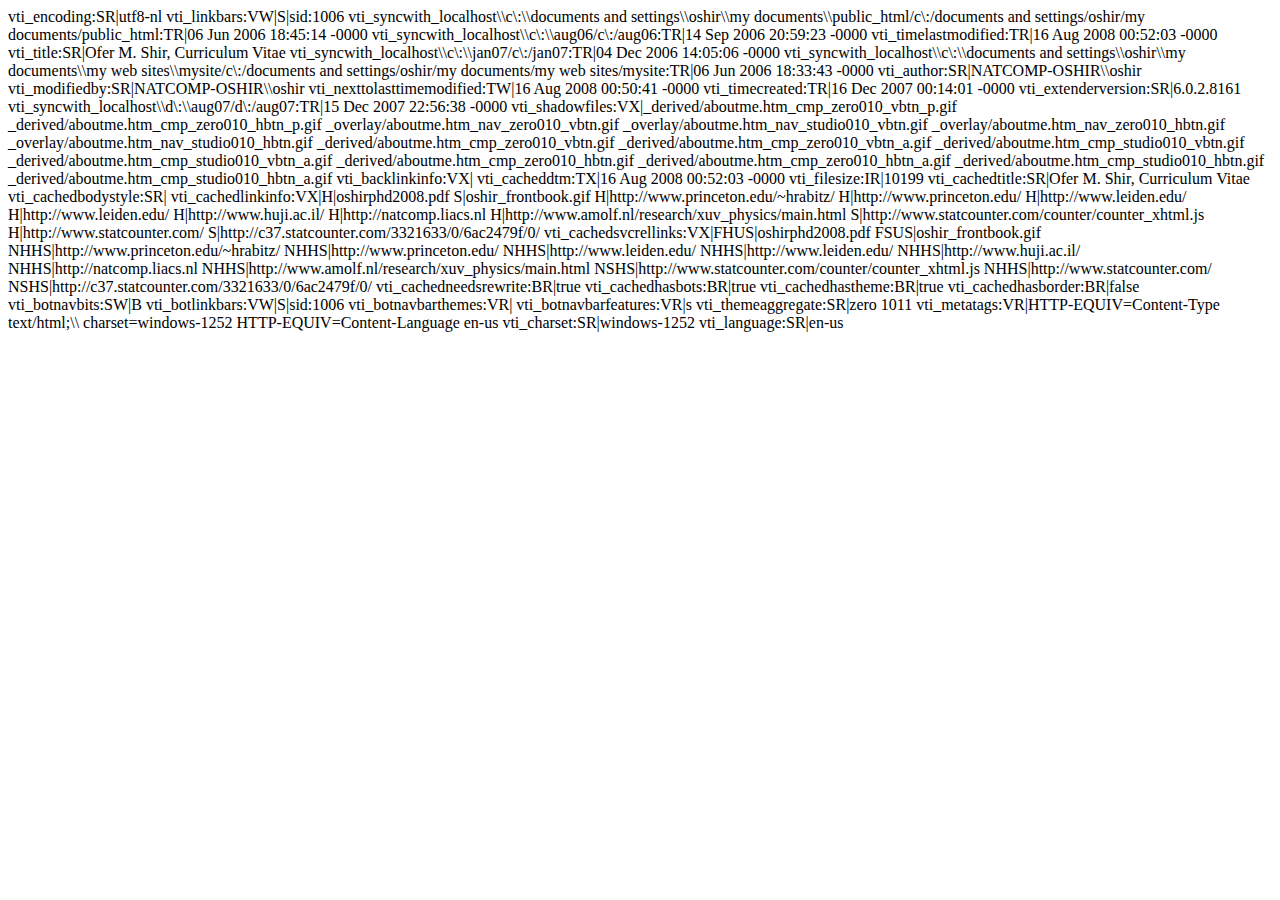
<file: _vti_cnf/aboutme.htm>
vti_encoding:SR|utf8-nl
vti_linkbars:VW|S|sid:1006
vti_syncwith_localhost\\c\:\\documents and settings\\oshir\\my documents\\public_html/c\:/documents and settings/oshir/my documents/public_html:TR|06 Jun 2006 18:45:14 -0000
vti_syncwith_localhost\\c\:\\aug06/c\:/aug06:TR|14 Sep 2006 20:59:23 -0000
vti_timelastmodified:TR|16 Aug 2008 00:52:03 -0000
vti_title:SR|Ofer M. Shir, Curriculum Vitae
vti_syncwith_localhost\\c\:\\jan07/c\:/jan07:TR|04 Dec 2006 14:05:06 -0000
vti_syncwith_localhost\\c\:\\documents and settings\\oshir\\my documents\\my web sites\\mysite/c\:/documents and settings/oshir/my documents/my web sites/mysite:TR|06 Jun 2006 18:33:43 -0000
vti_author:SR|NATCOMP-OSHIR\\oshir
vti_modifiedby:SR|NATCOMP-OSHIR\\oshir
vti_nexttolasttimemodified:TW|16 Aug 2008 00:50:41 -0000
vti_timecreated:TR|16 Dec 2007 00:14:01 -0000
vti_extenderversion:SR|6.0.2.8161
vti_syncwith_localhost\\d\:\\aug07/d\:/aug07:TR|15 Dec 2007 22:56:38 -0000
vti_shadowfiles:VX|_derived/aboutme.htm_cmp_zero010_vbtn_p.gif _derived/aboutme.htm_cmp_zero010_hbtn_p.gif _overlay/aboutme.htm_nav_zero010_vbtn.gif _overlay/aboutme.htm_nav_studio010_vbtn.gif _overlay/aboutme.htm_nav_zero010_hbtn.gif _overlay/aboutme.htm_nav_studio010_hbtn.gif _derived/aboutme.htm_cmp_zero010_vbtn.gif _derived/aboutme.htm_cmp_zero010_vbtn_a.gif _derived/aboutme.htm_cmp_studio010_vbtn.gif _derived/aboutme.htm_cmp_studio010_vbtn_a.gif _derived/aboutme.htm_cmp_zero010_hbtn.gif _derived/aboutme.htm_cmp_zero010_hbtn_a.gif _derived/aboutme.htm_cmp_studio010_hbtn.gif _derived/aboutme.htm_cmp_studio010_hbtn_a.gif
vti_backlinkinfo:VX|
vti_cacheddtm:TX|16 Aug 2008 00:52:03 -0000
vti_filesize:IR|10199
vti_cachedtitle:SR|Ofer M. Shir, Curriculum Vitae
vti_cachedbodystyle:SR|<body>
vti_cachedlinkinfo:VX|H|oshirphd2008.pdf S|oshir_frontbook.gif H|http://www.princeton.edu/~hrabitz/ H|http://www.princeton.edu/ H|http://www.leiden.edu/ H|http://www.leiden.edu/ H|http://www.huji.ac.il/ H|http://natcomp.liacs.nl H|http://www.amolf.nl/research/xuv_physics/main.html S|http://www.statcounter.com/counter/counter_xhtml.js H|http://www.statcounter.com/ S|http://c37.statcounter.com/3321633/0/6ac2479f/0/
vti_cachedsvcrellinks:VX|FHUS|oshirphd2008.pdf FSUS|oshir_frontbook.gif NHHS|http://www.princeton.edu/~hrabitz/ NHHS|http://www.princeton.edu/ NHHS|http://www.leiden.edu/ NHHS|http://www.leiden.edu/ NHHS|http://www.huji.ac.il/ NHHS|http://natcomp.liacs.nl NHHS|http://www.amolf.nl/research/xuv_physics/main.html NSHS|http://www.statcounter.com/counter/counter_xhtml.js NHHS|http://www.statcounter.com/ NSHS|http://c37.statcounter.com/3321633/0/6ac2479f/0/
vti_cachedneedsrewrite:BR|true
vti_cachedhasbots:BR|true
vti_cachedhastheme:BR|true
vti_cachedhasborder:BR|false
vti_botnavbits:SW|B
vti_botlinkbars:VW|S|sid:1006
vti_botnavbarthemes:VR|
vti_botnavbarfeatures:VR|s
vti_themeaggregate:SR|zero 1011
vti_metatags:VR|HTTP-EQUIV=Content-Type text/html;\\ charset=windows-1252 HTTP-EQUIV=Content-Language en-us
vti_charset:SR|windows-1252
vti_language:SR|en-us
</file>
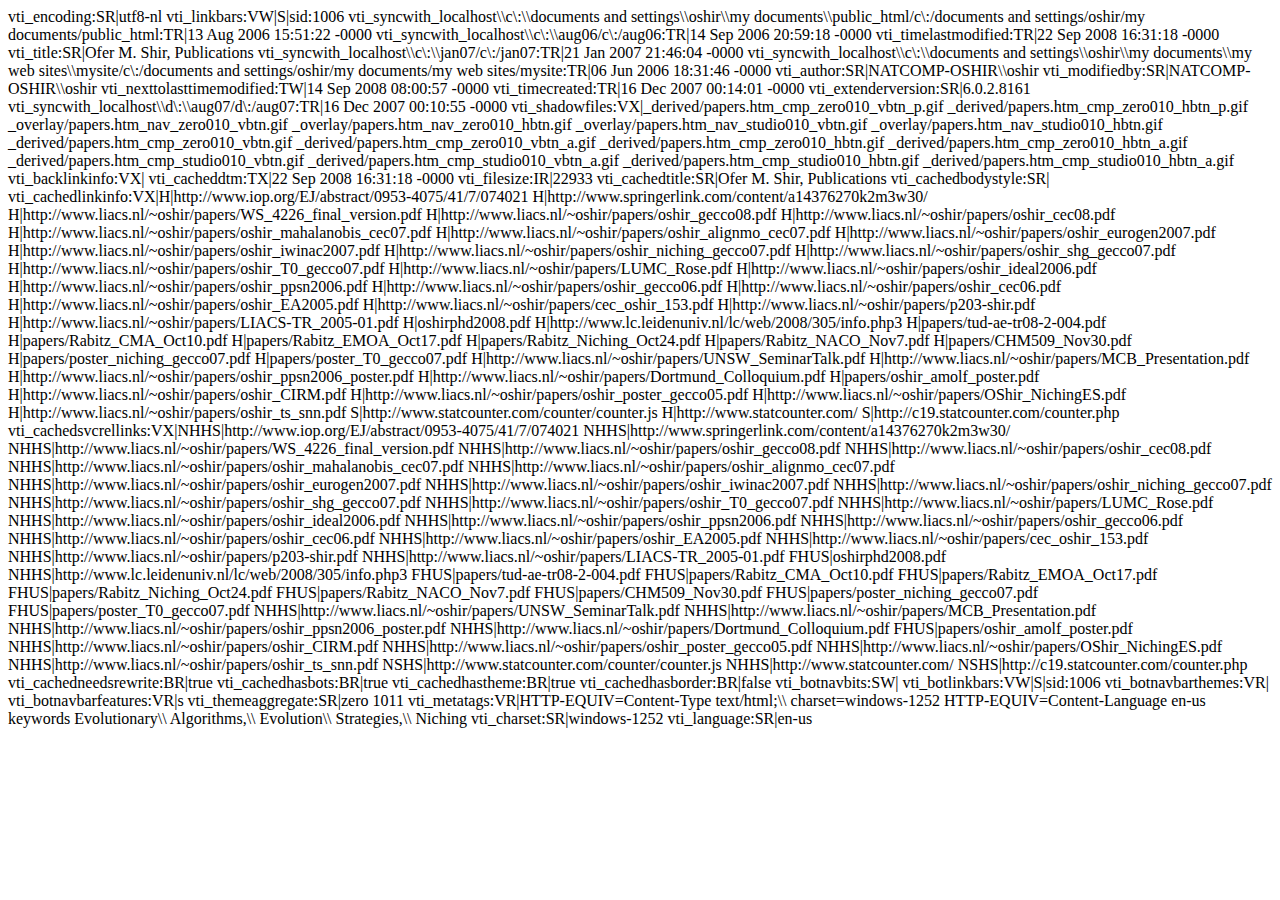
<file: _vti_cnf/papers.htm>
vti_encoding:SR|utf8-nl
vti_linkbars:VW|S|sid:1006
vti_syncwith_localhost\\c\:\\documents and settings\\oshir\\my documents\\public_html/c\:/documents and settings/oshir/my documents/public_html:TR|13 Aug 2006 15:51:22 -0000
vti_syncwith_localhost\\c\:\\aug06/c\:/aug06:TR|14 Sep 2006 20:59:18 -0000
vti_timelastmodified:TR|22 Sep 2008 16:31:18 -0000
vti_title:SR|Ofer M. Shir, Publications
vti_syncwith_localhost\\c\:\\jan07/c\:/jan07:TR|21 Jan 2007 21:46:04 -0000
vti_syncwith_localhost\\c\:\\documents and settings\\oshir\\my documents\\my web sites\\mysite/c\:/documents and settings/oshir/my documents/my web sites/mysite:TR|06 Jun 2006 18:31:46 -0000
vti_author:SR|NATCOMP-OSHIR\\oshir
vti_modifiedby:SR|NATCOMP-OSHIR\\oshir
vti_nexttolasttimemodified:TW|14 Sep 2008 08:00:57 -0000
vti_timecreated:TR|16 Dec 2007 00:14:01 -0000
vti_extenderversion:SR|6.0.2.8161
vti_syncwith_localhost\\d\:\\aug07/d\:/aug07:TR|16 Dec 2007 00:10:55 -0000
vti_shadowfiles:VX|_derived/papers.htm_cmp_zero010_vbtn_p.gif _derived/papers.htm_cmp_zero010_hbtn_p.gif _overlay/papers.htm_nav_zero010_vbtn.gif _overlay/papers.htm_nav_zero010_hbtn.gif _overlay/papers.htm_nav_studio010_vbtn.gif _overlay/papers.htm_nav_studio010_hbtn.gif _derived/papers.htm_cmp_zero010_vbtn.gif _derived/papers.htm_cmp_zero010_vbtn_a.gif _derived/papers.htm_cmp_zero010_hbtn.gif _derived/papers.htm_cmp_zero010_hbtn_a.gif _derived/papers.htm_cmp_studio010_vbtn.gif _derived/papers.htm_cmp_studio010_vbtn_a.gif _derived/papers.htm_cmp_studio010_hbtn.gif _derived/papers.htm_cmp_studio010_hbtn_a.gif
vti_backlinkinfo:VX|
vti_cacheddtm:TX|22 Sep 2008 16:31:18 -0000
vti_filesize:IR|22933
vti_cachedtitle:SR|Ofer M. Shir, Publications
vti_cachedbodystyle:SR|<body>
vti_cachedlinkinfo:VX|H|http://www.iop.org/EJ/abstract/0953-4075/41/7/074021 H|http://www.springerlink.com/content/a14376270k2m3w30/ H|http://www.liacs.nl/~oshir/papers/WS_4226_final_version.pdf H|http://www.liacs.nl/~oshir/papers/oshir_gecco08.pdf H|http://www.liacs.nl/~oshir/papers/oshir_cec08.pdf H|http://www.liacs.nl/~oshir/papers/oshir_mahalanobis_cec07.pdf H|http://www.liacs.nl/~oshir/papers/oshir_alignmo_cec07.pdf H|http://www.liacs.nl/~oshir/papers/oshir_eurogen2007.pdf H|http://www.liacs.nl/~oshir/papers/oshir_iwinac2007.pdf H|http://www.liacs.nl/~oshir/papers/oshir_niching_gecco07.pdf H|http://www.liacs.nl/~oshir/papers/oshir_shg_gecco07.pdf H|http://www.liacs.nl/~oshir/papers/oshir_T0_gecco07.pdf H|http://www.liacs.nl/~oshir/papers/LUMC_Rose.pdf H|http://www.liacs.nl/~oshir/papers/oshir_ideal2006.pdf H|http://www.liacs.nl/~oshir/papers/oshir_ppsn2006.pdf H|http://www.liacs.nl/~oshir/papers/oshir_gecco06.pdf H|http://www.liacs.nl/~oshir/papers/oshir_cec06.pdf H|http://www.liacs.nl/~oshir/papers/oshir_EA2005.pdf H|http://www.liacs.nl/~oshir/papers/cec_oshir_153.pdf H|http://www.liacs.nl/~oshir/papers/p203-shir.pdf H|http://www.liacs.nl/~oshir/papers/LIACS-TR_2005-01.pdf H|oshirphd2008.pdf H|http://www.lc.leidenuniv.nl/lc/web/2008/305/info.php3 H|papers/tud-ae-tr08-2-004.pdf H|papers/Rabitz_CMA_Oct10.pdf H|papers/Rabitz_EMOA_Oct17.pdf H|papers/Rabitz_Niching_Oct24.pdf H|papers/Rabitz_NACO_Nov7.pdf H|papers/CHM509_Nov30.pdf H|papers/poster_niching_gecco07.pdf H|papers/poster_T0_gecco07.pdf H|http://www.liacs.nl/~oshir/papers/UNSW_SeminarTalk.pdf H|http://www.liacs.nl/~oshir/papers/MCB_Presentation.pdf H|http://www.liacs.nl/~oshir/papers/oshir_ppsn2006_poster.pdf H|http://www.liacs.nl/~oshir/papers/Dortmund_Colloquium.pdf H|papers/oshir_amolf_poster.pdf H|http://www.liacs.nl/~oshir/papers/oshir_CIRM.pdf H|http://www.liacs.nl/~oshir/papers/oshir_poster_gecco05.pdf H|http://www.liacs.nl/~oshir/papers/OShir_NichingES.pdf H|http://www.liacs.nl/~oshir/papers/oshir_ts_snn.pdf S|http://www.statcounter.com/counter/counter.js H|http://www.statcounter.com/ S|http://c19.statcounter.com/counter.php
vti_cachedsvcrellinks:VX|NHHS|http://www.iop.org/EJ/abstract/0953-4075/41/7/074021 NHHS|http://www.springerlink.com/content/a14376270k2m3w30/ NHHS|http://www.liacs.nl/~oshir/papers/WS_4226_final_version.pdf NHHS|http://www.liacs.nl/~oshir/papers/oshir_gecco08.pdf NHHS|http://www.liacs.nl/~oshir/papers/oshir_cec08.pdf NHHS|http://www.liacs.nl/~oshir/papers/oshir_mahalanobis_cec07.pdf NHHS|http://www.liacs.nl/~oshir/papers/oshir_alignmo_cec07.pdf NHHS|http://www.liacs.nl/~oshir/papers/oshir_eurogen2007.pdf NHHS|http://www.liacs.nl/~oshir/papers/oshir_iwinac2007.pdf NHHS|http://www.liacs.nl/~oshir/papers/oshir_niching_gecco07.pdf NHHS|http://www.liacs.nl/~oshir/papers/oshir_shg_gecco07.pdf NHHS|http://www.liacs.nl/~oshir/papers/oshir_T0_gecco07.pdf NHHS|http://www.liacs.nl/~oshir/papers/LUMC_Rose.pdf NHHS|http://www.liacs.nl/~oshir/papers/oshir_ideal2006.pdf NHHS|http://www.liacs.nl/~oshir/papers/oshir_ppsn2006.pdf NHHS|http://www.liacs.nl/~oshir/papers/oshir_gecco06.pdf NHHS|http://www.liacs.nl/~oshir/papers/oshir_cec06.pdf NHHS|http://www.liacs.nl/~oshir/papers/oshir_EA2005.pdf NHHS|http://www.liacs.nl/~oshir/papers/cec_oshir_153.pdf NHHS|http://www.liacs.nl/~oshir/papers/p203-shir.pdf NHHS|http://www.liacs.nl/~oshir/papers/LIACS-TR_2005-01.pdf FHUS|oshirphd2008.pdf NHHS|http://www.lc.leidenuniv.nl/lc/web/2008/305/info.php3 FHUS|papers/tud-ae-tr08-2-004.pdf FHUS|papers/Rabitz_CMA_Oct10.pdf FHUS|papers/Rabitz_EMOA_Oct17.pdf FHUS|papers/Rabitz_Niching_Oct24.pdf FHUS|papers/Rabitz_NACO_Nov7.pdf FHUS|papers/CHM509_Nov30.pdf FHUS|papers/poster_niching_gecco07.pdf FHUS|papers/poster_T0_gecco07.pdf NHHS|http://www.liacs.nl/~oshir/papers/UNSW_SeminarTalk.pdf NHHS|http://www.liacs.nl/~oshir/papers/MCB_Presentation.pdf NHHS|http://www.liacs.nl/~oshir/papers/oshir_ppsn2006_poster.pdf NHHS|http://www.liacs.nl/~oshir/papers/Dortmund_Colloquium.pdf FHUS|papers/oshir_amolf_poster.pdf NHHS|http://www.liacs.nl/~oshir/papers/oshir_CIRM.pdf NHHS|http://www.liacs.nl/~oshir/papers/oshir_poster_gecco05.pdf NHHS|http://www.liacs.nl/~oshir/papers/OShir_NichingES.pdf NHHS|http://www.liacs.nl/~oshir/papers/oshir_ts_snn.pdf NSHS|http://www.statcounter.com/counter/counter.js NHHS|http://www.statcounter.com/ NSHS|http://c19.statcounter.com/counter.php
vti_cachedneedsrewrite:BR|true
vti_cachedhasbots:BR|true
vti_cachedhastheme:BR|true
vti_cachedhasborder:BR|false
vti_botnavbits:SW|
vti_botlinkbars:VW|S|sid:1006
vti_botnavbarthemes:VR|
vti_botnavbarfeatures:VR|s
vti_themeaggregate:SR|zero 1011
vti_metatags:VR|HTTP-EQUIV=Content-Type text/html;\\ charset=windows-1252 HTTP-EQUIV=Content-Language en-us keywords Evolutionary\\ Algorithms,\\ Evolution\\ Strategies,\\ Niching
vti_charset:SR|windows-1252
vti_language:SR|en-us
</file>
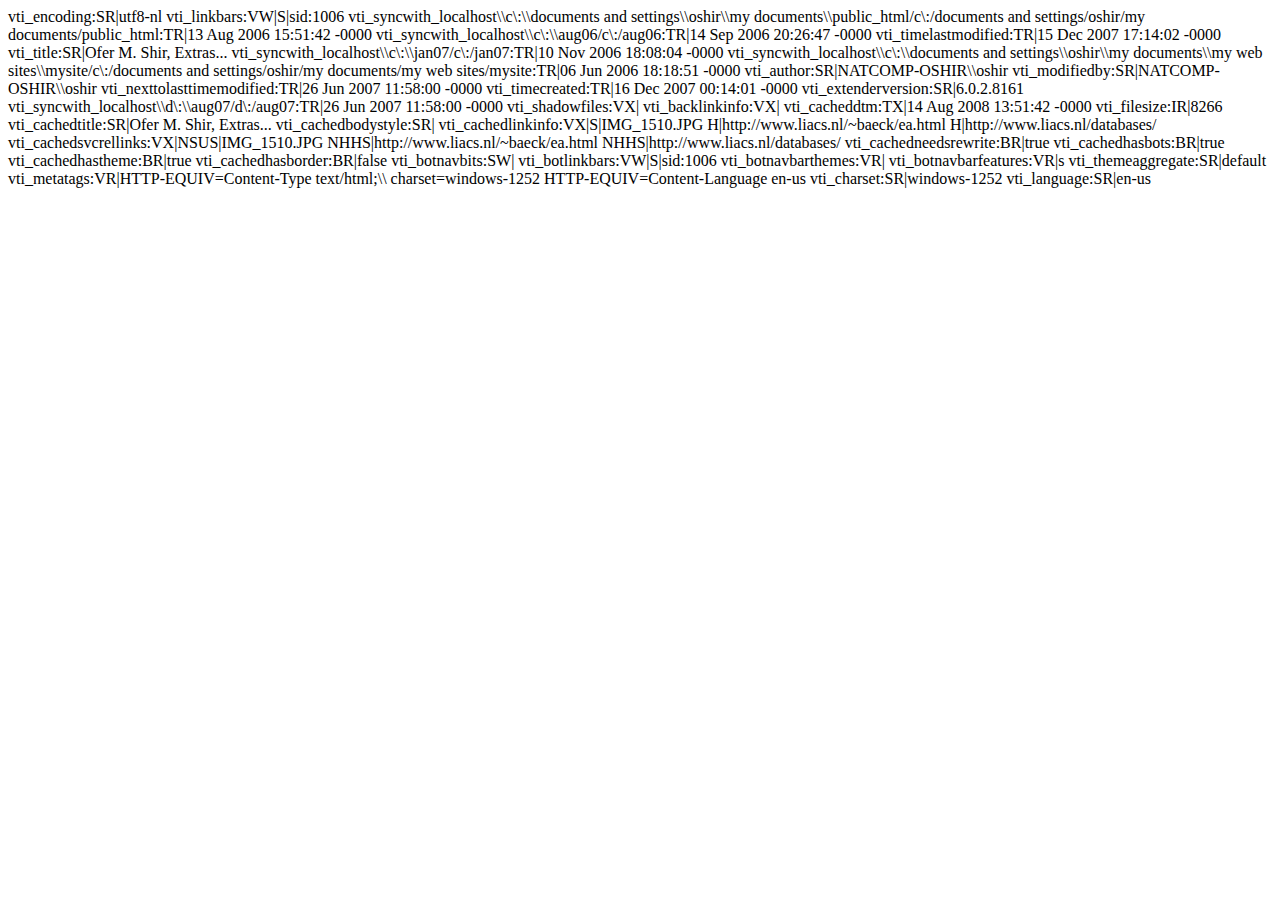
<file: _vti_cnf/teaching.htm>
vti_encoding:SR|utf8-nl
vti_linkbars:VW|S|sid:1006
vti_syncwith_localhost\\c\:\\documents and settings\\oshir\\my documents\\public_html/c\:/documents and settings/oshir/my documents/public_html:TR|13 Aug 2006 15:51:42 -0000
vti_syncwith_localhost\\c\:\\aug06/c\:/aug06:TR|14 Sep 2006 20:26:47 -0000
vti_timelastmodified:TR|15 Dec 2007 17:14:02 -0000
vti_title:SR|Ofer M. Shir, Extras...
vti_syncwith_localhost\\c\:\\jan07/c\:/jan07:TR|10 Nov 2006 18:08:04 -0000
vti_syncwith_localhost\\c\:\\documents and settings\\oshir\\my documents\\my web sites\\mysite/c\:/documents and settings/oshir/my documents/my web sites/mysite:TR|06 Jun 2006 18:18:51 -0000
vti_author:SR|NATCOMP-OSHIR\\oshir
vti_modifiedby:SR|NATCOMP-OSHIR\\oshir
vti_nexttolasttimemodified:TR|26 Jun 2007 11:58:00 -0000
vti_timecreated:TR|16 Dec 2007 00:14:01 -0000
vti_extenderversion:SR|6.0.2.8161
vti_syncwith_localhost\\d\:\\aug07/d\:/aug07:TR|26 Jun 2007 11:58:00 -0000
vti_shadowfiles:VX|
vti_backlinkinfo:VX|
vti_cacheddtm:TX|14 Aug 2008 13:51:42 -0000
vti_filesize:IR|8266
vti_cachedtitle:SR|Ofer M. Shir, Extras...
vti_cachedbodystyle:SR|<body>
vti_cachedlinkinfo:VX|S|IMG_1510.JPG H|http://www.liacs.nl/~baeck/ea.html H|http://www.liacs.nl/databases/
vti_cachedsvcrellinks:VX|NSUS|IMG_1510.JPG NHHS|http://www.liacs.nl/~baeck/ea.html NHHS|http://www.liacs.nl/databases/
vti_cachedneedsrewrite:BR|true
vti_cachedhasbots:BR|true
vti_cachedhastheme:BR|true
vti_cachedhasborder:BR|false
vti_botnavbits:SW|
vti_botlinkbars:VW|S|sid:1006
vti_botnavbarthemes:VR|
vti_botnavbarfeatures:VR|s
vti_themeaggregate:SR|default
vti_metatags:VR|HTTP-EQUIV=Content-Type text/html;\\ charset=windows-1252 HTTP-EQUIV=Content-Language en-us
vti_charset:SR|windows-1252
vti_language:SR|en-us
</file>
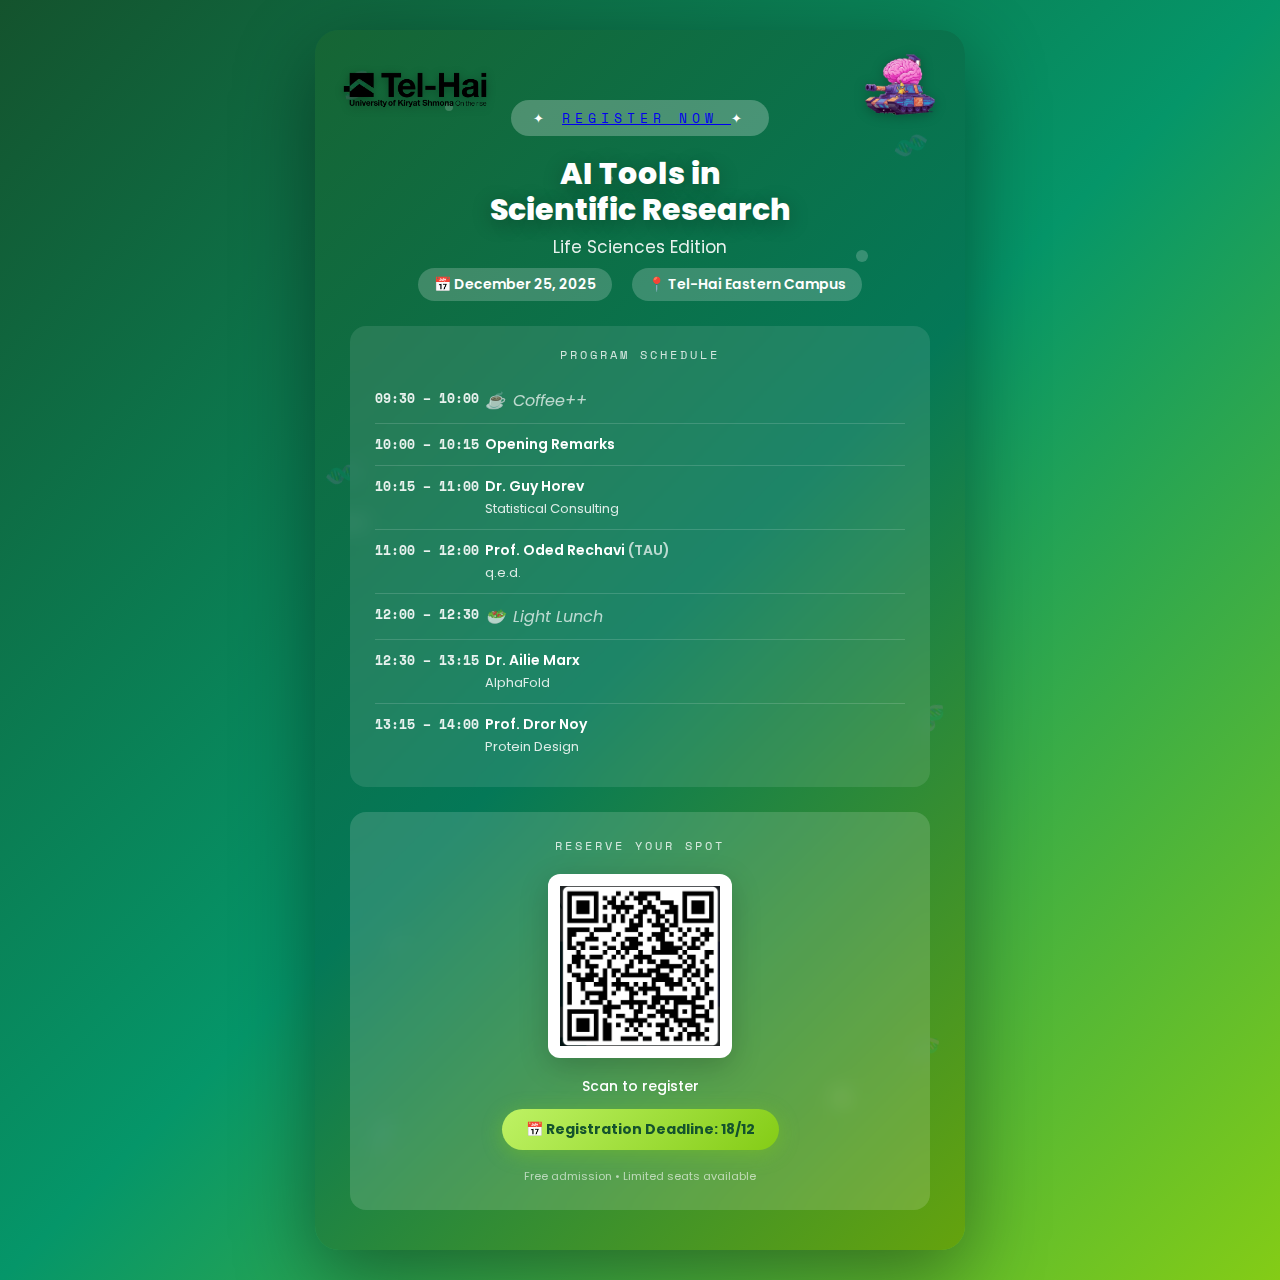
<file: LifeSciencesAI/ai_workshop.html>
<!DOCTYPE html>
<html lang="en">
<head>
    <meta charset="UTF-8">
    <meta name="viewport" content="width=device-width, initial-scale=1.0">
    <title>Register - AI in Life Sciences Workshop</title>
    <link href="https://fonts.googleapis.com/css2?family=Poppins:wght@400;500;600;700;800&family=Space+Mono:wght@400;700&display=swap" rel="stylesheet">
    <style>
        * {
            margin: 0;
            padding: 0;
            box-sizing: border-box;
        }

        body {
            min-height: 100vh;
            display: flex;
            justify-content: center;
            align-items: flex-start;
            background: linear-gradient(135deg, #14532d 0%, #059669 50%, #84cc16 100%);
            font-family: 'Poppins', sans-serif;
            padding: 30px 20px;
        }

        .flyer {
            width: 650px;
            background: linear-gradient(135deg, #166534 0%, #047857 50%, #65a30d 100%);
            border-radius: 24px;
            position: relative;
            overflow: hidden;
            box-shadow: 0 25px 80px rgba(0, 0, 0, 0.4);
        }

        /* Logo positioning */
        .logo-container {
            position: absolute;
            top: 20px;
            left: 20px;
            z-index: 20;
        }

        .logo-container img {
            height: 80px;
            width: auto;
            display: block;
            filter: drop-shadow(0 2px 4px rgba(0, 0, 0, 0.3));
        }

        /* Top-right Think Tank logo */
        .corner-logo {
            position: absolute;
            top: 12px;
            right: 15px;
            z-index: 20;
        }

        .corner-logo img {
            height: 100px;
            width: auto;
            display: block;
            filter: drop-shadow(0 2px 6px rgba(0, 0, 0, 0.25));
        }

        /* Decorative DNA helixes */
        .dna {
            position: absolute;
            font-size: 24px;
            opacity: 0.12;
            color: white;
            pointer-events: none;
        }
        .dna-1 { top: 3%; left: 4%; transform: rotate(-15deg); }
        .dna-2 { top: 8%; right: 6%; transform: rotate(20deg); }
        .dna-3 { bottom: 8%; left: 8%; transform: rotate(-25deg); }
        .dna-4 { bottom: 15%; right: 4%; transform: rotate(10deg); }
        .dna-5 { top: 35%; left: 2%; transform: rotate(30deg); }
        .dna-6 { top: 55%; right: 3%; transform: rotate(-10deg); }

        /* Floating particles */
        .particle {
            position: absolute;
            border-radius: 50%;
            background: rgba(255, 255, 255, 0.2);
            pointer-events: none;
        }
        .p1 { width: 8px; height: 8px; top: 6%; left: 20%; }
        .p2 { width: 12px; height: 12px; top: 18%; right: 15%; }
        .p3 { width: 6px; height: 6px; bottom: 25%; left: 12%; }
        .p4 { width: 10px; height: 10px; top: 40%; left: 6%; }
        .p5 { width: 14px; height: 14px; bottom: 12%; right: 18%; }
        .p6 { width: 5px; height: 5px; top: 12%; left: 45%; }

        .content {
            position: relative;
            z-index: 10;
            display: flex;
            flex-direction: column;
            align-items: center;
            padding: 70px 35px 40px;
            color: white;
        }

        .register-badge {
            font-family: 'Space Mono', monospace;
            font-size: 13px;
            letter-spacing: 5px;
            text-transform: uppercase;
            background: rgba(255, 255, 255, 0.25);
            padding: 8px 22px;
            border-radius: 30px;
            margin-bottom: 20px;
            animation: pulse 2s ease-in-out infinite;
        }

        @keyframes pulse {
            0%, 100% { box-shadow: 0 0 0 0 rgba(255, 255, 255, 0.4); }
            50% { box-shadow: 0 0 0 10px rgba(255, 255, 255, 0); }
        }

        .main-title {
            font-size: 30px;
            font-weight: 800;
            text-align: center;
            line-height: 1.2;
            margin-bottom: 6px;
            text-shadow: 0 4px 20px rgba(0, 0, 0, 0.3);
        }

        .subtitle {
            font-size: 17px;
            font-weight: 400;
            opacity: 0.9;
            margin-bottom: 8px;
        }

        .event-meta {
            display: flex;
            gap: 20px;
            align-items: center;
            margin-bottom: 25px;
            flex-wrap: wrap;
            justify-content: center;
        }

        .meta-item {
            font-size: 14px;
            font-weight: 600;
            background: rgba(255, 255, 255, 0.2);
            padding: 6px 16px;
            border-radius: 20px;
            display: flex;
            align-items: center;
            gap: 6px;
        }

        /* Schedule Section */
        .schedule-container {
            width: 100%;
            background: rgba(255, 255, 255, 0.1);
            border-radius: 16px;
            padding: 20px 25px;
            backdrop-filter: blur(10px);
            margin-bottom: 25px;
        }

        .schedule-title {
            font-family: 'Space Mono', monospace;
            font-size: 12px;
            letter-spacing: 3px;
            text-transform: uppercase;
            opacity: 0.8;
            margin-bottom: 15px;
            text-align: center;
        }

        .schedule-item {
            display: flex;
            align-items: flex-start;
            padding: 10px 0;
            border-bottom: 1px solid rgba(255, 255, 255, 0.15);
            transition: transform 0.2s ease, background 0.2s ease;
        }

        .schedule-item:last-child {
            border-bottom: none;
        }

        .schedule-item:hover {
            transform: translateX(5px);
            background: rgba(255, 255, 255, 0.05);
            border-radius: 8px;
            padding-left: 10px;
            margin-left: -10px;
        }

        .schedule-time {
            font-family: 'Space Mono', monospace;
            font-size: 13px;
            font-weight: 700;
            min-width: 110px;
            color: rgba(255, 255, 255, 0.9);
        }

        .schedule-content {
            flex: 1;
        }

        .schedule-speaker {
            font-weight: 600;
            font-size: 14px;
        }

        .schedule-topic {
            font-size: 13px;
            opacity: 0.85;
            margin-top: 2px;
        }

        .schedule-break {
            opacity: 0.7;
            font-style: italic;
        }

        .schedule-icon {
            margin-right: 8px;
            font-size: 16px;
        }

        /* QR Registration Section */
        .qr-container {
            width: 100%;
            background: rgba(255, 255, 255, 0.15);
            border-radius: 16px;
            padding: 25px;
            backdrop-filter: blur(10px);
            display: flex;
            flex-direction: column;
            align-items: center;
        }

        .qr-title {
            font-family: 'Space Mono', monospace;
            font-size: 12px;
            letter-spacing: 3px;
            text-transform: uppercase;
            opacity: 0.8;
            margin-bottom: 20px;
            text-align: center;
        }

        .qr-code {
            background: white;
            padding: 12px;
            border-radius: 12px;
            box-shadow: 0 8px 30px rgba(0, 0, 0, 0.2);
            margin-bottom: 18px;
        }

        .qr-code img {
            width: 160px;
            height: 160px;
            display: block;
        }

        .qr-instruction {
            font-size: 14px;
            font-weight: 500;
            text-align: center;
            margin-bottom: 12px;
        }

        .deadline-badge {
            background: linear-gradient(135deg, #bef264 0%, #84cc16 100%);
            color: #14532d;
            padding: 10px 24px;
            border-radius: 25px;
            font-weight: 700;
            font-size: 14px;
            box-shadow: 0 4px 20px rgba(132, 204, 22, 0.4);
        }

        .footer-note {
            margin-top: 18px;
            font-size: 11px;
            opacity: 0.6;
            text-align: center;
        }

        /* Responsive */
        @media (max-width: 680px) {
            .flyer {
                width: 100%;
            }
            .main-title {
                font-size: 26px;
            }
            .logo-container {
                top: 15px;
                left: 15px;
            }
            .logo-container img {
                height: 45px;
            }
            .corner-logo {
                top: 10px;
                right: 10px;
            }
            .corner-logo img {
                height: 70px;
            }
        }
    </style>
</head>
<body>
    <div class="flyer">
        <!-- Tel-Hai Logo -->
        <div class="logo-container">
            <img src="logo_eng_black.png" alt="Tel-Hai University">
        </div>

        <!-- Corner Symbol -->
        <div class="corner-logo">
            <img src="TelHaiThinkTankOnAI.png" alt="Tel-Hai Think Tank on AI">
        </div>

        <!-- Decorative DNA symbols -->
        <div class="dna dna-1">🧬</div>
        <div class="dna dna-2">🧬</div>
        <div class="dna dna-3">🧬</div>
        <div class="dna dna-4">🧬</div>
        <div class="dna dna-5">🧬</div>
        <div class="dna dna-6">🧬</div>

        <!-- Floating particles -->
        <div class="particle p1"></div>
        <div class="particle p2"></div>
        <div class="particle p3"></div>
        <div class="particle p4"></div>
        <div class="particle p5"></div>
        <div class="particle p6"></div>

        <div class="content">
            <div class="register-badge">✦ <a href="https://forms.office.com/r/K8ASMkdpDC?origin=lprLink" target="_new"> Register Now </a> ✦</div>
            
            <h1 class="main-title">AI Tools in<br>Scientific Research</h1>
            <p class="subtitle">Life Sciences Edition</p>

            <div class="event-meta">
                <span class="meta-item">📅 December 25, 2025</span>
                <span class="meta-item">📍 Tel-Hai Eastern Campus</span>
            </div>

            <!-- Schedule -->
            <div class="schedule-container">
                <div class="schedule-title">Program Schedule</div>
                
                <div class="schedule-item">
                    <span class="schedule-time">09:30 – 10:00</span>
                    <div class="schedule-content schedule-break">
                        <span class="schedule-icon">☕</span>Coffee++
                    </div>
                </div>

                <div class="schedule-item">
                    <span class="schedule-time">10:00 – 10:15</span>
                    <div class="schedule-content">
                        <div class="schedule-speaker">Opening Remarks</div>
                    </div>
                </div>

                <div class="schedule-item">
                    <span class="schedule-time">10:15 – 11:00</span>
                    <div class="schedule-content">
                        <div class="schedule-speaker">Dr. Guy Horev</div>
                        <div class="schedule-topic">Statistical Consulting</div>
                    </div>
                </div>

                <div class="schedule-item">
                    <span class="schedule-time">11:00 – 12:00</span>
                    <div class="schedule-content">
                        <div class="schedule-speaker">Prof. Oded Rechavi <span style="opacity:0.7">(TAU)</span></div>
                        <div class="schedule-topic">q.e.d.</div>
                    </div>
                </div>

                <div class="schedule-item">
                    <span class="schedule-time">12:00 – 12:30</span>
                    <div class="schedule-content schedule-break">
                        <span class="schedule-icon">🥗</span>Light Lunch
                    </div>
                </div>

                <div class="schedule-item">
                    <span class="schedule-time">12:30 – 13:15</span>
                    <div class="schedule-content">
                        <div class="schedule-speaker">Dr. Ailie Marx</div>
                        <div class="schedule-topic">AlphaFold</div>
                    </div>
                </div>

                <div class="schedule-item">
                    <span class="schedule-time">13:15 – 14:00</span>
                    <div class="schedule-content">
                        <div class="schedule-speaker">Prof. Dror Noy</div>
                        <div class="schedule-topic">Protein Design</div>
                    </div>
                </div>
            </div>

            <!-- QR Registration -->
            <div class="qr-container">
                <div class="qr-title">Reserve Your Spot</div>
                
                <div class="qr-code">
                    <img src="QR_registration.png" alt="Registration QR Code">
                </div>

                <p class="qr-instruction">Scan to register</p>
                
                <div class="deadline-badge">📅 Registration Deadline: 18/12</div>

                <p class="footer-note">Free admission • Limited seats available</p>
            </div>
        </div>
    </div>
</body>
</html>
</file>
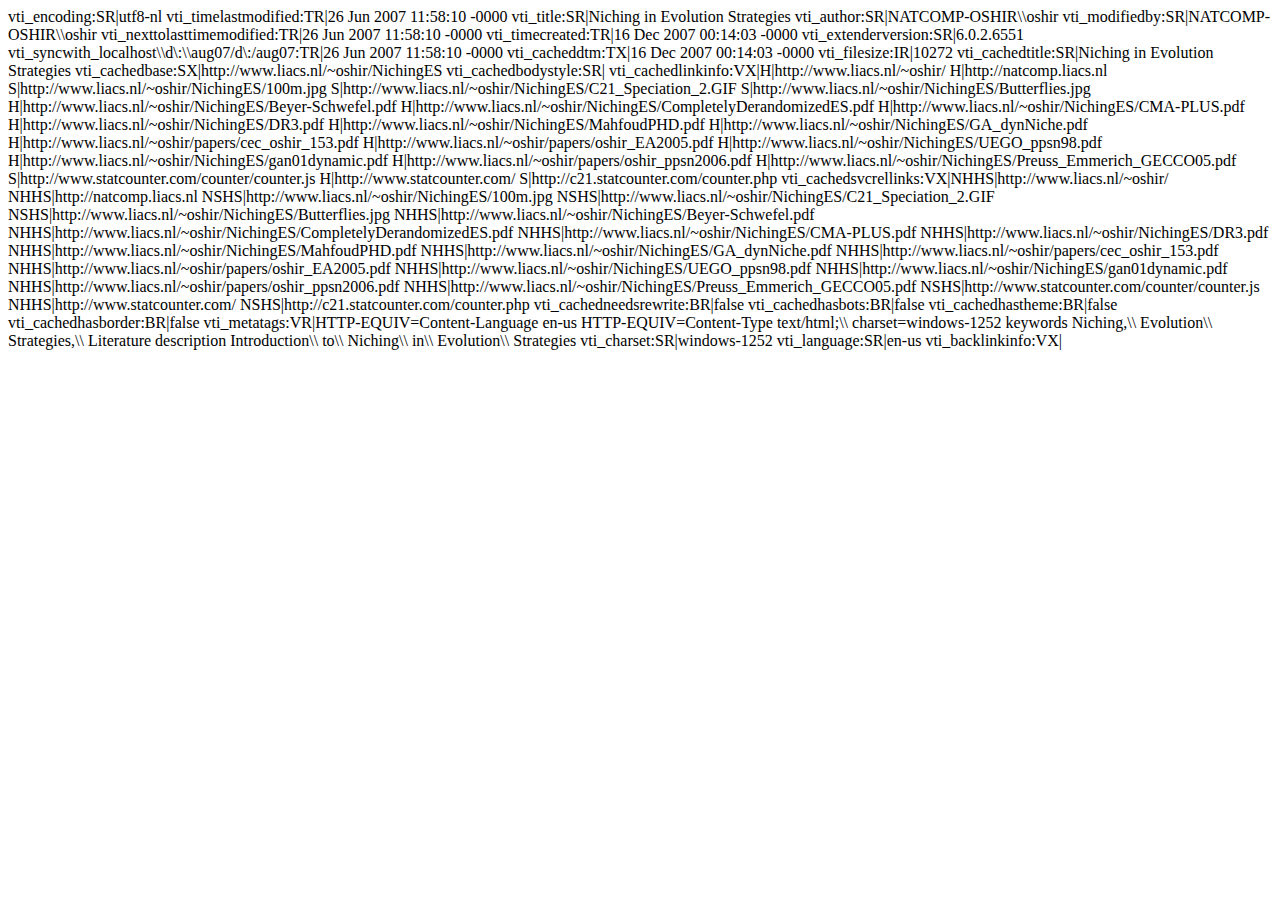
<file: NichingES/_vti_cnf/nichinges.htm>
vti_encoding:SR|utf8-nl
vti_timelastmodified:TR|26 Jun 2007 11:58:10 -0000
vti_title:SR|Niching in Evolution Strategies
vti_author:SR|NATCOMP-OSHIR\\oshir
vti_modifiedby:SR|NATCOMP-OSHIR\\oshir
vti_nexttolasttimemodified:TR|26 Jun 2007 11:58:10 -0000
vti_timecreated:TR|16 Dec 2007 00:14:03 -0000
vti_extenderversion:SR|6.0.2.6551
vti_syncwith_localhost\\d\:\\aug07/d\:/aug07:TR|26 Jun 2007 11:58:10 -0000
vti_cacheddtm:TX|16 Dec 2007 00:14:03 -0000
vti_filesize:IR|10272
vti_cachedtitle:SR|Niching in Evolution Strategies
vti_cachedbase:SX|http://www.liacs.nl/~oshir/NichingES
vti_cachedbodystyle:SR|<body>
vti_cachedlinkinfo:VX|H|http://www.liacs.nl/~oshir/ H|http://natcomp.liacs.nl S|http://www.liacs.nl/~oshir/NichingES/100m.jpg S|http://www.liacs.nl/~oshir/NichingES/C21_Speciation_2.GIF S|http://www.liacs.nl/~oshir/NichingES/Butterflies.jpg H|http://www.liacs.nl/~oshir/NichingES/Beyer-Schwefel.pdf H|http://www.liacs.nl/~oshir/NichingES/CompletelyDerandomizedES.pdf H|http://www.liacs.nl/~oshir/NichingES/CMA-PLUS.pdf H|http://www.liacs.nl/~oshir/NichingES/DR3.pdf H|http://www.liacs.nl/~oshir/NichingES/MahfoudPHD.pdf H|http://www.liacs.nl/~oshir/NichingES/GA_dynNiche.pdf H|http://www.liacs.nl/~oshir/papers/cec_oshir_153.pdf H|http://www.liacs.nl/~oshir/papers/oshir_EA2005.pdf H|http://www.liacs.nl/~oshir/NichingES/UEGO_ppsn98.pdf H|http://www.liacs.nl/~oshir/NichingES/gan01dynamic.pdf H|http://www.liacs.nl/~oshir/papers/oshir_ppsn2006.pdf H|http://www.liacs.nl/~oshir/NichingES/Preuss_Emmerich_GECCO05.pdf S|http://www.statcounter.com/counter/counter.js H|http://www.statcounter.com/ S|http://c21.statcounter.com/counter.php
vti_cachedsvcrellinks:VX|NHHS|http://www.liacs.nl/~oshir/ NHHS|http://natcomp.liacs.nl NSHS|http://www.liacs.nl/~oshir/NichingES/100m.jpg NSHS|http://www.liacs.nl/~oshir/NichingES/C21_Speciation_2.GIF NSHS|http://www.liacs.nl/~oshir/NichingES/Butterflies.jpg NHHS|http://www.liacs.nl/~oshir/NichingES/Beyer-Schwefel.pdf NHHS|http://www.liacs.nl/~oshir/NichingES/CompletelyDerandomizedES.pdf NHHS|http://www.liacs.nl/~oshir/NichingES/CMA-PLUS.pdf NHHS|http://www.liacs.nl/~oshir/NichingES/DR3.pdf NHHS|http://www.liacs.nl/~oshir/NichingES/MahfoudPHD.pdf NHHS|http://www.liacs.nl/~oshir/NichingES/GA_dynNiche.pdf NHHS|http://www.liacs.nl/~oshir/papers/cec_oshir_153.pdf NHHS|http://www.liacs.nl/~oshir/papers/oshir_EA2005.pdf NHHS|http://www.liacs.nl/~oshir/NichingES/UEGO_ppsn98.pdf NHHS|http://www.liacs.nl/~oshir/NichingES/gan01dynamic.pdf NHHS|http://www.liacs.nl/~oshir/papers/oshir_ppsn2006.pdf NHHS|http://www.liacs.nl/~oshir/NichingES/Preuss_Emmerich_GECCO05.pdf NSHS|http://www.statcounter.com/counter/counter.js NHHS|http://www.statcounter.com/ NSHS|http://c21.statcounter.com/counter.php
vti_cachedneedsrewrite:BR|false
vti_cachedhasbots:BR|false
vti_cachedhastheme:BR|false
vti_cachedhasborder:BR|false
vti_metatags:VR|HTTP-EQUIV=Content-Language en-us HTTP-EQUIV=Content-Type text/html;\\ charset=windows-1252 keywords Niching,\\ Evolution\\ Strategies,\\ Literature description Introduction\\ to\\ Niching\\ in\\ Evolution\\ Strategies
vti_charset:SR|windows-1252
vti_language:SR|en-us
vti_backlinkinfo:VX|
</file>
<file: images/PixelGreen.css>
/********************************************
   AUTHOR:  			Erwin Aligam 
   WEBSITE:   			http://www.styleshout.com/
	TEMPLATE NAME: 	PixelGreen
   TEMPLATE CODE: 	S-0010
   VERSION:          1.2   
	LAST MODIFIED:    June-05-2007       	
 *******************************************/ 
 
/********************************************
   HTML ELEMENTS
********************************************/ 

/* top elements */
* { padding: 0; margin: 0; }

body {
	margin: 0; 	padding: 0;
	font: normal 73%/1.5em 'Trebuchet MS', Tahoma, sans-serif;
	color: #555;
	background: #FFF url(bg.jpg) repeat-x;
	text-align: center;		
}

/* links */
a { background: inherit; color: #72A545; text-decoration: none; }
a:hover { background: inherit; color: #006699; text-decoration: underline; }

/* headers */
h1, h2, h3 { font: bold 1em 'Trebuchet MS', Tahoma, Sans-serif; }
h1 { font-size: 1.4em; color: #65944A; }
h2 { font-size: 1.2em; text-transform: uppercase; }
h3 { font-size: 1.2em; }

p, h1, h2, h3 {
	margin: 10px 15px;
}
ul, ol {
	margin: 10px 30px;
	padding: 0 15px;		
}

/* images */
img {
	border: 1px solid #DADADA;
	padding: 5px;
	background: #FAFAFA;
}
img.float-right {
  margin: 5px 0px 5px 15px;  
}
img.float-left {
  margin: 5px 15px 5px 0px;
}

code {
  margin: 5px 0;
  padding: 10px;
  text-align: left;
  display: block;
  overflow: auto;  
  font: 500 1em/1.5em 'Lucida Console', 'courier new', monospace;
  /* white-space: pre; */
  background: #FAFAFA;
  border: 1px solid #f2f2f2;  
  border-left: 3px solid #72A545;
}
acronym {
  cursor: help;
  border-bottom: 1px solid #777;
}
blockquote {
	margin: 15px; 	padding: 0 0 0 20px;  	
  	background-color: #FAFAFA; 
	background-position: 8px 10px;
	border: 1px solid #f2f2f2; 
	border-left: 3px solid #72A545;  
	font: bold 1.2em/1.5em "Trebuchet MS", Tahoma, sans-serif; 
	color: #666666;	
}

/* start - table */
table {
	border-collapse: collapse;
	margin: 10px 15px;	
}
th strong {
	color: #fff;
}
th {
	background: #74A846;
	height: 29px;
	padding-left: 11px;
	padding-right: 11px;
	color: #fff;
	text-align: left;
	border-left: 1px solid #B6D59A;
	border-bottom: solid 2px #FFF;
}
tr {
	height: 30px;
}
td {
	padding-left: 11px;
	padding-right: 11px;
	/* border-left: 1px solid #FFE1C3; */
	border-left: 1px solid #FFF;
	border-bottom: solid 1px #ffffff;
}
td.first,th.first {
	border-left: 0px;
}
tr.row-a {
	background: #F8F8F8;
}
tr.row-b {
	background: #EFEFEF;
}
/* end - table */

/* form elements */
form {
	margin:10px 15px; padding: 0;
	border: 1px solid #f2f2f2; 
	background-color: #FAFAFA; 
}
label {
	display:block;
	font-weight:bold;
	margin:5px 0;
}
input {
	padding: 2px;
	border:1px solid #eee;
	font: normal 1em "Trebuchet MS", Tahoma, sans-serif;
	color:#777;
}
textarea {
	width:400px;
	padding:2px;
	font: normal 1em "Trebuchet MS", Tahoma, sans-serif;
	border:1px solid #eee;
	height:100px;
	display:block;
	color:#777;
}
input.button { 
	margin: 0; 
	font: bold 1em Arial, Sans-serif; 
	background: #FFF url(gradientbg.jpg) repeat-x; 
	padding: 2px 3px; 
	color: #333;	
	border: 1px solid #DADADA;	
}

/* search form */
.searchform {
	background-color: transparent;
	border: none;	margin: 0; padding: 0;	
}
.searchform p { margin: 10px; padding: 0; }
.searchform input.textbox { 
	width: 130px;
	color: #333; 
	height: 20px;
	padding: 2px;	
	vertical-align: top;
}
.searchform input.button { 
	font: bold 12px Arial, Sans-serif; 
	color: #333;	
	width: 60px;
	height: 26px;
	border: 1px solid #DADADA;
	padding: 3px 5px;	
	vertical-align: top;
}

/***********************
	  LAYOUT
************************/

#header-content, #content, #footer-content {
	width: 760px;
}

/* header */
#header {
	height: 100px;
	text-align: left;	
}
#header-content {	
	margin: 0 auto; padding: 0;
	position: relative;
}
#header-content h1#logo {
	position: absolute;	
	font: bold 45px 'Trebuchet MS', Sans-serif;
	letter-spacing: -2px; 
	color: #FFF;
	margin: 0; padding: 0;		
	
	/* change the values of left and top to adjust the position of the logo */
	top: 0; left: 0px;
}
#header-content h1#logo a {
	text-decoration: none;
	color: #FFF;
}
#header-content #slogan {
	position: absolute;	
	font: bold 12px 'Trebuchet Ms', Sans-serif;
	text-transform: none;
	color: #FFF;	
	margin: 0; padding: 0;
	
	/* change the values of left and top to adjust the position of the slogan */
	top: 55px; left: 40px;
}

/* header menu */
#header-content ul {
	position: absolute;
	right: -5px; top: 15px;
	font: bolder 1.3em 'Trebuchet MS', sans-serif;
	color: #FFF;
	list-style: none;
	margin: 0; padding: 0;		
}
#header-content li {
	display: inline;
}
#header-content li a {
	float: left;
	display: block;
	padding: 3px 12px;	
	color: #FFF;
	background-color: #333;
	text-decoration: none;
	border-right: 1px solid #272727;
}
#header-content li a:hover {
	background: #65944A;
	color: #FFF;
}
#header-content li a#current  {
	background: #65944A;
	color: #FFF;
}

/* header photo */
.headerphoto {
	margin: 0 auto;
	width: 400px;
	height: 350px;
	padding: 15px 10px 10px 10px; 
	background: #FFF url(headerphoto.jpg) no-repeat center;	
}

/* content */
#content-wrap {
	clear: both;
	float: left;
	width: 100%;
}
#content {
	text-align: left;	
	padding: 0;
	margin: 0 auto;	
}

/* sidebar */
#sidebar {
	float: right;
	width: 30%;
	margin: 0 0 10px 0; padding: 0;	
}	
#sidebar h1 {
	padding: 10px 0px 5px 10px;
	margin: 0;	
	font: bold 1.3em 'Trebuchet MS', Tahoma, Sans-serif;
}
.sidebox {
	background: #F5F5F5;
	border: 1px solid #EFEDED;
	margin-bottom: 10px;
}

/* sidebar menu */
#sidebar ul.sidemenu {
	list-style:none;
	margin: 10px 0 15px 0;
	padding: 0;
	background: #F2F2F2;			
}
#sidebar ul.sidemenu li {
	padding: 0px 10px;
}
#sidebar ul.sidemenu a {
	display:block;
	font-weight:normal;
	color: #333;
	height: 1.5em;	
	padding:.3em 0 .3em 15px;
	line-height: 1.5em;
	border-bottom: 1px dashed #D4D4D4;
	text-decoration:none;
}
#sidebar ul.sidemenu a.top{	
	border-top: 1px dashed #D4D4D4;
}
#sidebar ul.sidemenu a:hover {
	padding: .3em 0 .3em 10px;
	border-left: 5px solid  #65944A;
	color: #65944A;		
}

/* main */
#main {
	float: left;
	width: 85%;	
	margin: 0 0 10px 0; padding: 0;	
}
#main h1 {
	padding: 10px 0px 0px 5px;
	margin: 0 0 0 10px;
	border-bottom: 1px solid #f2f2f2; 	
	font: normal 1.5em 'Trebuchet MS', Tahoma, Sans-serif;
}
#main ul li {
	list-style-image: url(bullet.gif);
}

.post {
	margin: 0; padding: 0;
	background: #FFF url(gradientbg.jpg) repeat-x;
	border: 1px solid #EFEDED;
}
.post .post-footer {
	background-color: #FAFAFA;
	border: 1px solid #f2f2f2;
	padding: 5px; margin-top: 20px;
	font-size: 95%;
}
.post .post-footer .date {
	background: url('clock.gif') no-repeat 0 center;
	padding-left: 20px; margin: 0 10px 0 5px;
}
.post .post-footer .comments {
	background: url('comment.gif') no-repeat 0 center;
	padding-left: 20px; margin: 0 10px 0 5px;
}
.post .post-footer .readmore {
	background: url('page.gif') no-repeat 0 center;
	padding-left: 20px; margin: 0 10px 0 5px;
}

/* footer */
#footer {
	clear: both;
	margin: 0; padding: 0;
	font: normal .95em/1.6em 'Trebuchet MS', Tahoma, Arial, sans-serif;
	text-align: left;	
}

#footer h1, #footer p {	margin-left: 0; }

#footer-content {	
	border-top: 1px solid #EAEAEA;
	margin: 0 auto;
	padding-left: 15px;
}
#footer-content a {
	text-decoration: none;
	color: #777;	
}
#footer-content a:hover {
	text-decoration: underline;
	color: #333;
}
#footer-content ul {
	list-style: none;
	margin: 0; padding: 0;
}
#footer-content .col {
	width: 32%;
	padding: 0 5px 30px 0;	
}
#footer-content .col2 {
	width: 33%;
	padding: 0 0 30px 0;	
}

/* alignment classes */
.float-left  { float: left; }
.float-right { float: right; }
.align-left  { text-align: left; }
.align-right {	text-align: right; }

/* additional classes */
.clear { clear: both; }
.gray  { color: #BFBFBF; }
</file>
